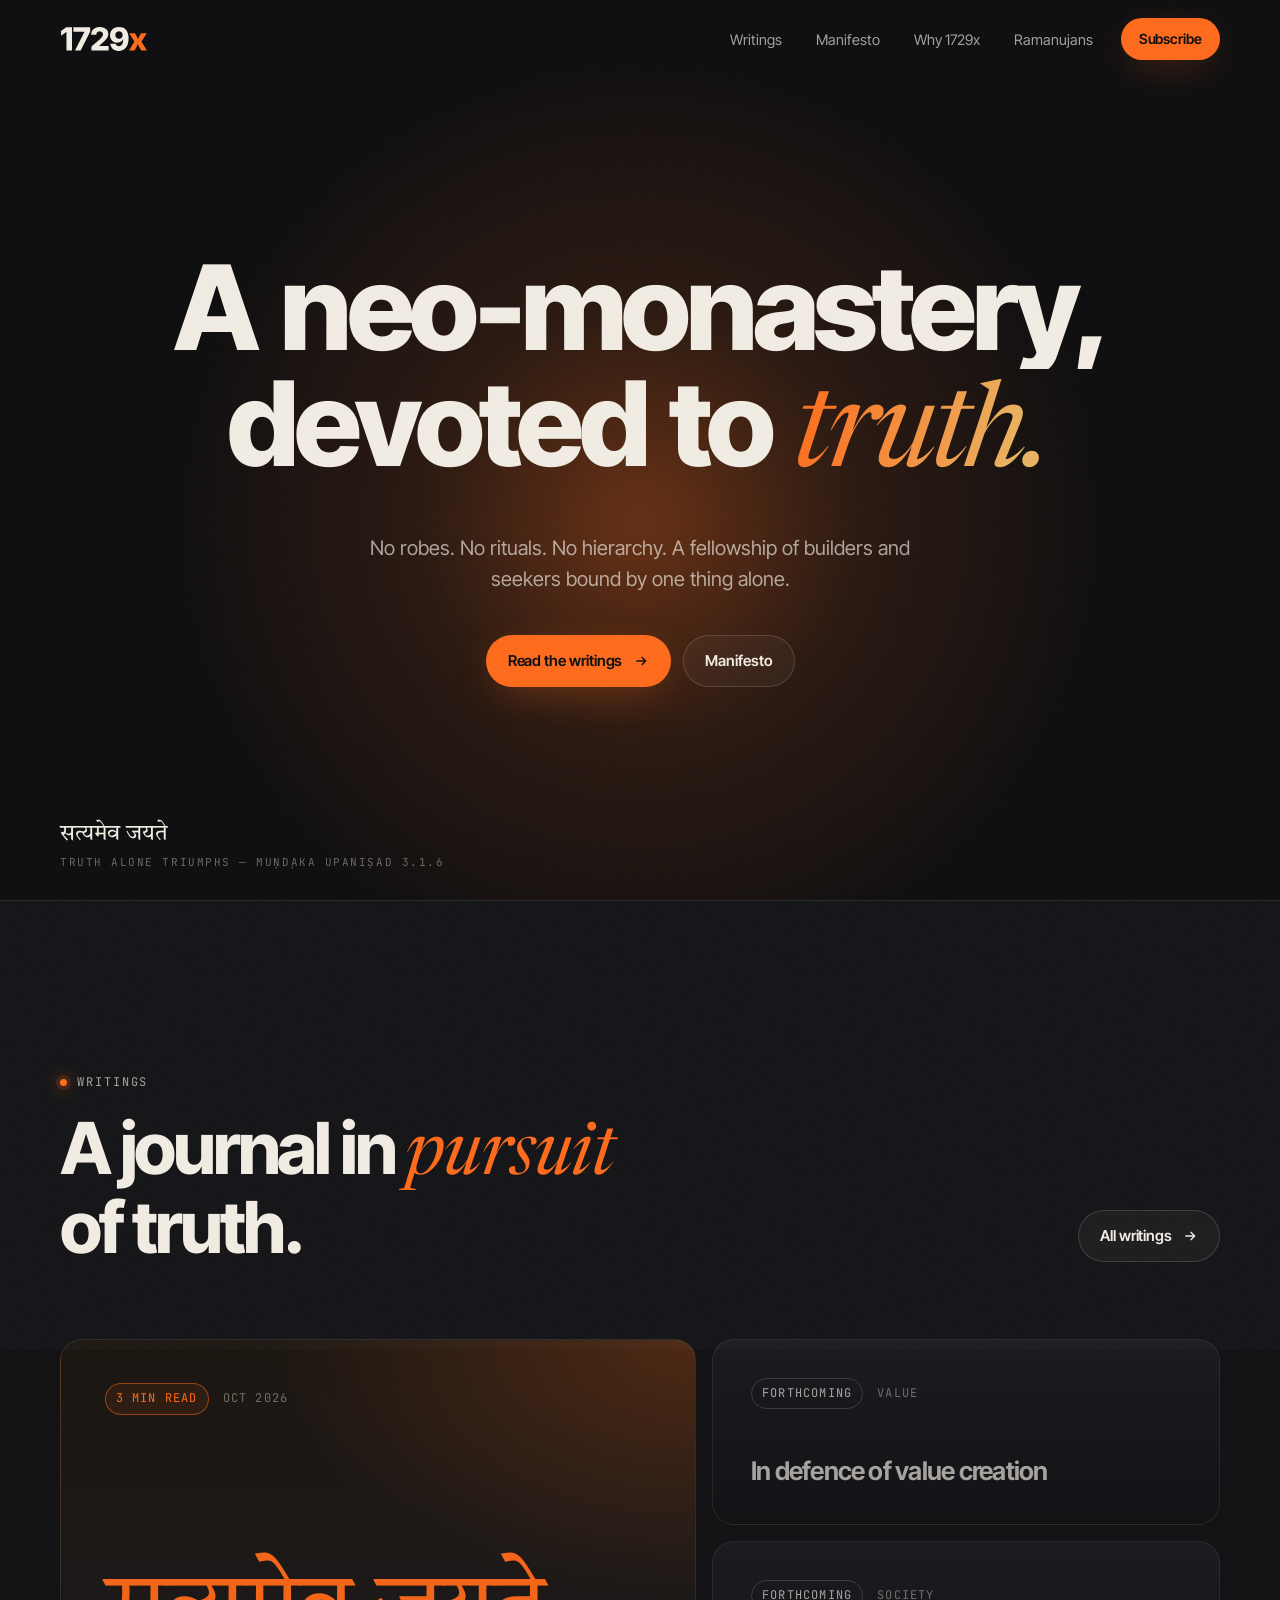
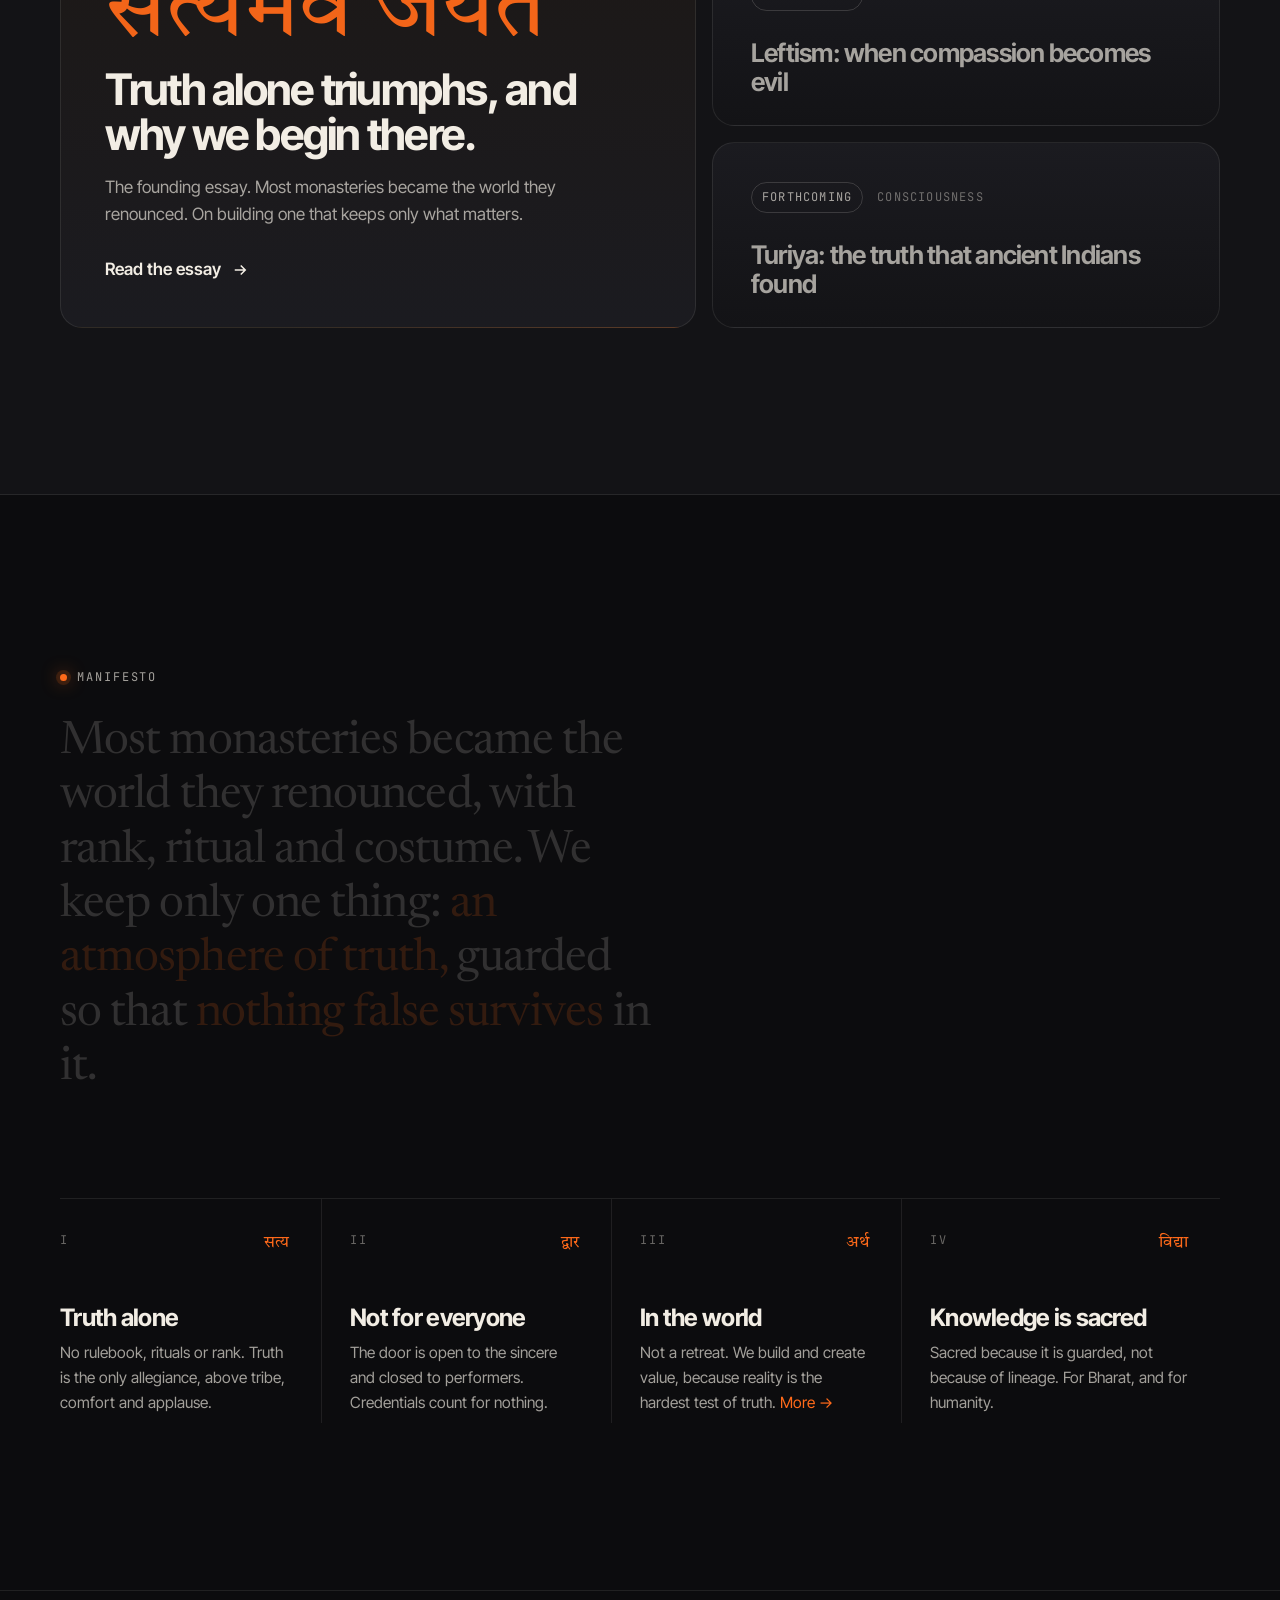
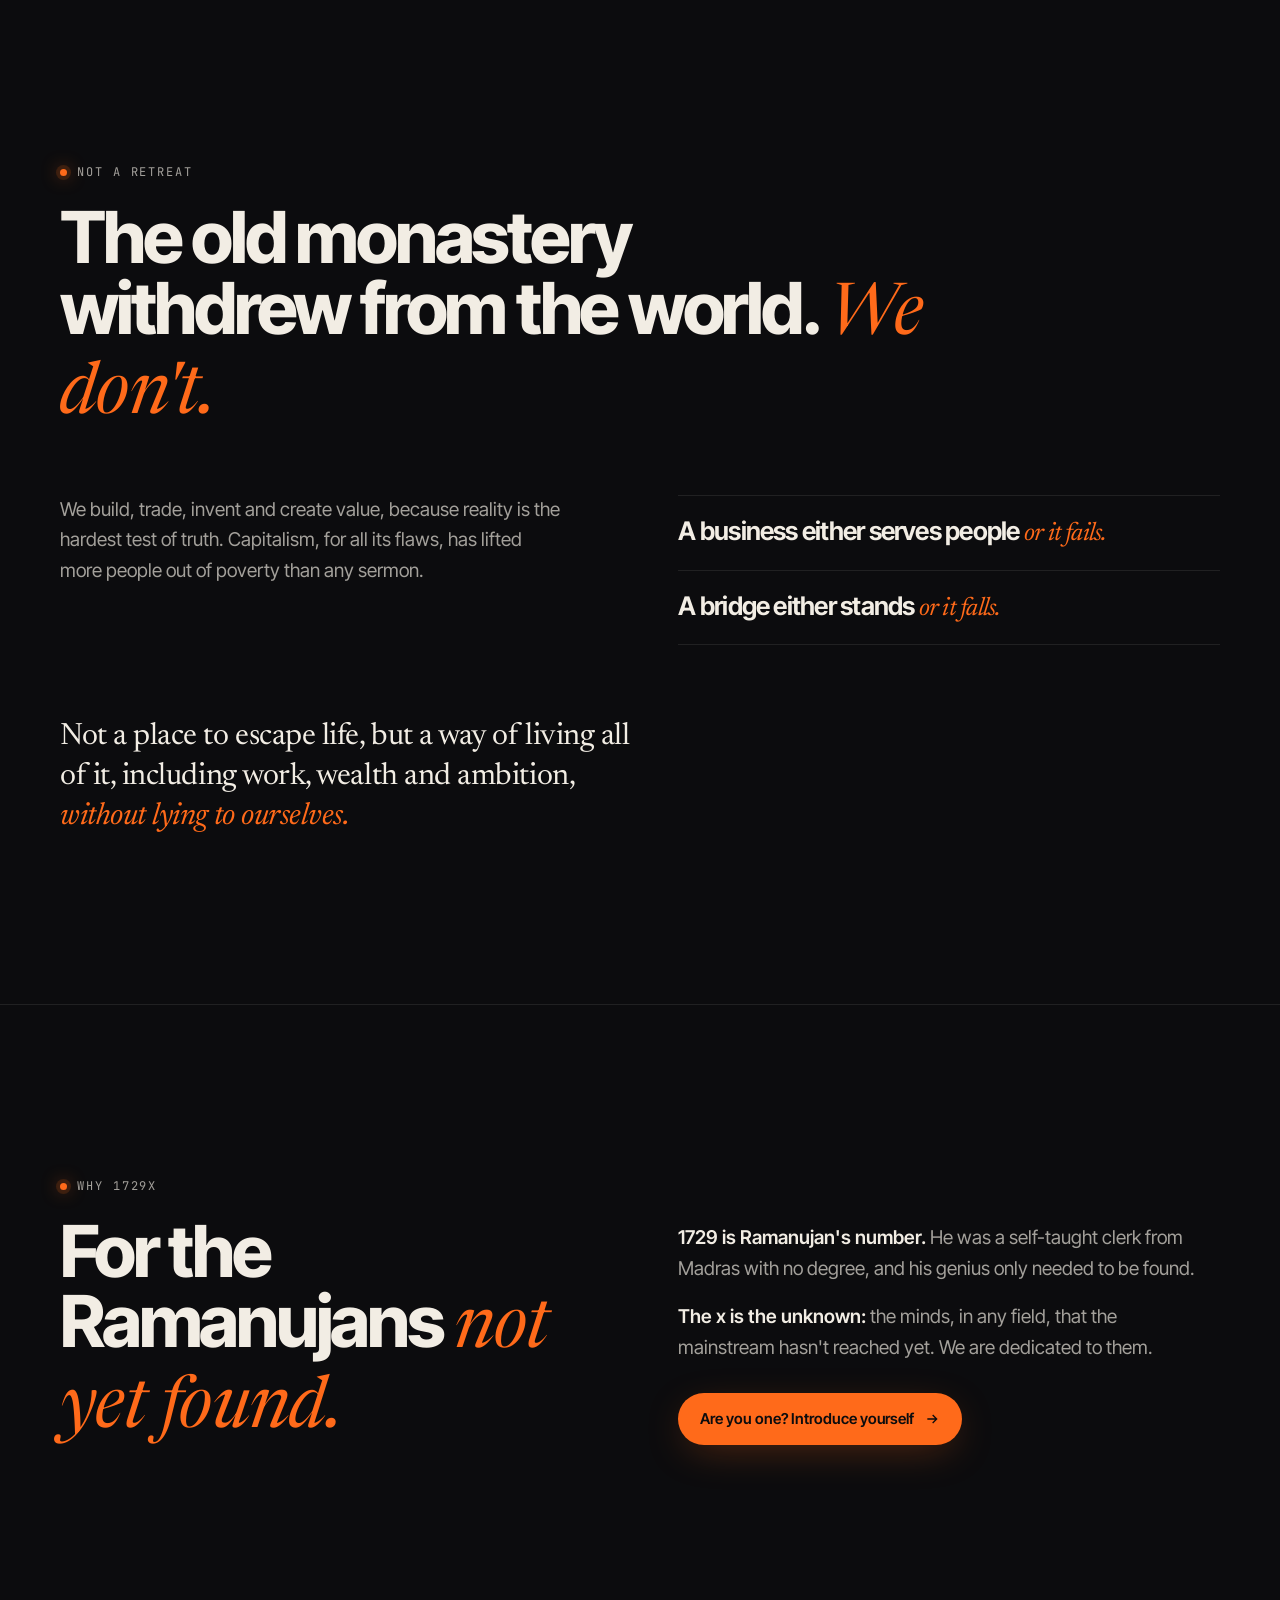
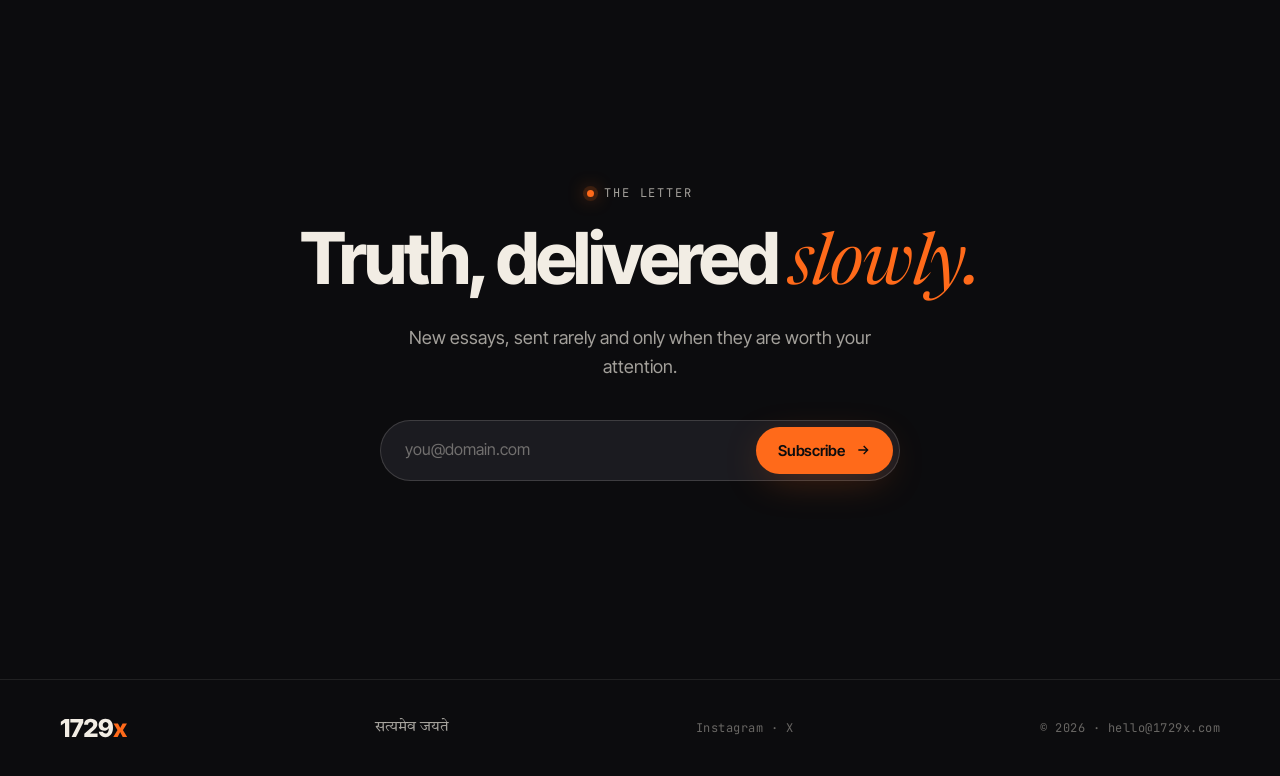
<file: index.html>
<!doctype html>
<html lang="en">
<head>
  <meta charset="utf-8">
  <meta name="viewport" content="width=device-width, initial-scale=1">
  <!-- Google tag (gtag.js) -->
  <script async src="https://www.googletagmanager.com/gtag/js?id=G-JESZKL2H6E"></script>
  <script>
    window.dataLayer = window.dataLayer || [];
    function gtag(){dataLayer.push(arguments);}
    gtag('js', new Date());

    gtag('config', 'G-JESZKL2H6E');
  </script>
  <title>1729x — A neo-monastery, devoted to truth</title>
  <meta name="description" content="1729x is a neo-monastery devoted to truth. Not a retreat from the world: a fellowship of builders and seekers who create value and live without lying to themselves.">
  <meta name="robots" content="index, follow">
  <link rel="canonical" href="https://1729x.com/">
  <meta name="theme-color" content="#0c0c0e">

  <!-- Open Graph -->
  <meta property="og:type" content="website">
  <meta property="og:site_name" content="1729x">
  <meta property="og:locale" content="en_IN">
  <meta property="og:title" content="1729x — A neo-monastery, devoted to truth">
  <meta property="og:description" content="1729x is a neo-monastery devoted to truth. Not a retreat from the world: a fellowship of builders and seekers who create value and live without lying to themselves.">
  <meta property="og:url" content="https://1729x.com/">
  <meta property="og:image" content="https://1729x.com/assets/og.png">
  <meta property="og:image:width" content="1200">
  <meta property="og:image:height" content="630">
  <meta property="og:image:alt" content="1729x — A neo-monastery, devoted to truth.">

  <!-- Twitter / X -->
  <meta name="twitter:card" content="summary_large_image">
  <meta name="twitter:site" content="@1729xoffical">
  <meta name="twitter:title" content="1729x — A neo-monastery, devoted to truth">
  <meta name="twitter:description" content="1729x is a neo-monastery devoted to truth. Not a retreat from the world: a fellowship of builders and seekers who create value and live without lying to themselves.">
  <meta name="twitter:image" content="https://1729x.com/assets/og.png">

  <link rel="icon" href="assets/favicon.svg" type="image/svg+xml">
  <link rel="apple-touch-icon" href="assets/apple-touch-icon.png">
  <script type="application/ld+json">
{
  "@context": "https://schema.org",
  "@graph": [
    {
      "@type": "Organization",
      "@id": "https://1729x.com/#org",
      "name": "1729x",
      "url": "https://1729x.com/",
      "logo": "https://1729x.com/assets/apple-touch-icon.png",
      "email": "hello@1729x.com",
      "slogan": "A neo-monastery, devoted to truth.",
    "sameAs": [
      "https://www.instagram.com/1729x.offical/",
      "https://x.com/1729xoffical"
    ]
    },
    {
      "@type": "WebSite",
      "@id": "https://1729x.com/#website",
      "name": "1729x",
      "url": "https://1729x.com/",
      "publisher": {
        "@id": "https://1729x.com/#org"
      },
      "inLanguage": "en"
    }
  ]
}
  </script>
  <link rel="preconnect" href="https://fonts.googleapis.com">
  <link rel="preconnect" href="https://fonts.gstatic.com" crossorigin>
  <link href="https://fonts.googleapis.com/css2?family=Inter+Tight:wght@400;500;600;700;800&family=JetBrains+Mono:wght@400&family=Newsreader:ital,opsz,wght@0,6..72,400;0,6..72,500;1,6..72,400&family=Tiro+Devanagari+Sanskrit&display=swap" rel="stylesheet">
  <link rel="stylesheet" href="assets/style.css">
</head>
<body>

<!-- ============ NAV ============ -->
<header class="nav">
  <div class="wrap">
    <a href="/" class="brand" aria-label="1729x home"><img class="brand-logo" src="assets/logo.svg" alt="1729x"></a>
    <button class="nav-toggle" aria-label="Menu" aria-expanded="false"><span></span><span></span></button>
    <nav class="nav-links">
      <a href="blog/">Writings</a>
      <a href="#manifesto">Manifesto</a>
      <a href="#why-1729x">Why 1729x</a>
      <a href="ramanujans/">Ramanujans</a>
      <a href="#subscribe" class="btn btn-primary">Subscribe</a>
    </nav>
  </div>
</header>

<!-- ============ HERO ============ -->
<section class="hero">
  <div class="hero-glow"></div>

  <div class="wrap hero-inner">
    <h1>
      <span class="line"><span>A neo-monastery,</span></span>
      <span class="line"><span>devoted to <span class="serif-i">truth.</span></span></span>
    </h1>
    <p class="hero-sub">No robes. No rituals. No hierarchy. A fellowship of builders and seekers bound by one thing alone.</p>
    <div class="hero-cta">
      <a href="#writings" class="btn btn-primary">Read the writings
        <svg viewBox="0 0 24 24" fill="none" stroke="currentColor" stroke-width="2"><path d="M5 12h14M13 6l6 6-6 6"/></svg>
      </a>
      <a href="#manifesto" class="btn btn-ghost">Manifesto</a>
    </div>
  </div>

  <div class="hero-foot">
    <div class="wrap">
      <div class="mantra">
        <span class="deva">सत्यमेव जयते</span>
        <small>Truth alone triumphs — Muṇḍaka Upaniṣad 3.1.6</small>
      </div>
    </div>
  </div>
</section>

<!-- ============ WRITINGS ============ -->
<section id="writings" class="section writings">
  <div class="wrap">
    <div class="section-head">
      <div>
        <span class="eyebrow reveal">Writings</span>
        <h2 class="reveal" data-d="1">A journal in <span class="serif-i saffron">pursuit</span> of truth.</h2>
      </div>
      <a href="blog/" class="btn btn-ghost reveal" data-d="2" style="justify-self:end">All writings
        <svg viewBox="0 0 24 24" fill="none" stroke="currentColor" stroke-width="2"><path d="M5 12h14M13 6l6 6-6 6"/></svg>
      </a>
    </div>

    <div class="posts">
      <a href="blog/satyameva-jayate/" class="card post-feature reveal">
        <div class="post-meta"><span class="tag hot">3 min read</span><span>Oct 2026</span></div>
        <div>
          <div class="deva-big">सत्यमेव जयते</div>
          <h3>Truth alone triumphs, and why we begin there.</h3>
          <p>The founding essay. Most monasteries became the world they renounced. On building one that keeps only what matters.</p>
          <span class="read-link">Read the essay
            <svg viewBox="0 0 24 24" fill="none" stroke="currentColor" stroke-width="2"><path d="M5 12h14M13 6l6 6-6 6"/></svg>
          </span>
        </div>
      </a>

      <div class="post-list">
        <div class="card post-row soon reveal" data-d="1">
          <div class="post-meta"><span class="tag">Forthcoming</span><span>Value</span></div>
          <h4>In defence of value creation</h4>
        </div>
        <div class="card post-row soon reveal" data-d="2">
          <div class="post-meta"><span class="tag">Forthcoming</span><span>Society</span></div>
          <h4>Leftism: when compassion becomes evil</h4>
        </div>
        <div class="card post-row soon reveal" data-d="3">
          <div class="post-meta"><span class="tag">Forthcoming</span><span>Consciousness</span></div>
          <h4>Turiya: the truth that ancient Indians found</h4>
        </div>
      </div>
    </div>
  </div>
</section>

<!-- ============ MANIFESTO ============ -->
<section id="manifesto" class="section">
  <div class="wrap">
    <span class="eyebrow reveal">Manifesto</span>
    <p class="manifesto-lead">
      Most monasteries became the world they renounced, with rank, ritual and costume. We keep only one thing: <span class="hl">an atmosphere of truth,</span> guarded so that <span class="hl">nothing false survives</span> in it.
    </p>

    <div class="values">
      <div class="value reveal">
        <div class="num"><span>I</span><span>सत्य</span></div>
        <h3>Truth alone</h3>
        <p>No rulebook, rituals or rank. Truth is the only allegiance, above tribe, comfort and applause.</p>
      </div>
      <div class="value reveal" data-d="1">
        <div class="num"><span>II</span><span>द्वार</span></div>
        <h3>Not for everyone</h3>
        <p>The door is open to the sincere and closed to performers. Credentials count for nothing.</p>
      </div>
      <div class="value reveal" data-d="2">
        <div class="num"><span>III</span><span>अर्थ</span></div>
        <h3>In the world</h3>
        <p>Not a retreat. We build and create value, because reality is the hardest test of truth. <a href="#not-a-retreat" class="saffron">More →</a></p>
      </div>
      <div class="value reveal" data-d="3">
        <div class="num"><span>IV</span><span>विद्या</span></div>
        <h3>Knowledge is sacred</h3>
        <p>Sacred because it is guarded, not because of lineage. For Bharat, and for humanity.</p>
      </div>
    </div>
  </div>
</section>

<!-- ============ NOT A RETREAT ============ -->
<section id="not-a-retreat" class="section retreat">
  <div class="wrap">
    <span class="eyebrow reveal">Not a retreat</span>
    <h2 class="h2 reveal" data-d="1">The old monastery withdrew from the world. <span class="serif-i saffron">We don't.</span></h2>
    <div class="retreat-grid">
      <p class="retreat-lead reveal" data-d="1">We build, trade, invent and create value, because reality is the hardest test of truth. Capitalism, for all its flaws, has lifted more people out of poverty than any sermon.</p>
      <div class="retreat-tests reveal" data-d="2">
        <p>A business either serves people <span>or it fails.</span></p>
        <p>A bridge either stands <span>or it falls.</span></p>
      </div>
    </div>
    <p class="retreat-close reveal">Not a place to escape life, but a way of living all of it, including work, wealth and ambition, <em>without lying to ourselves.</em></p>
  </div>
</section>

<!-- ============ WHY 1729x ============ -->
<section id="why-1729x" class="section why">
  <div class="wrap">
    <div class="why-grid">
      <div>
        <span class="eyebrow reveal">Why 1729x</span>
        <h2 class="h2 reveal" data-d="1">For the Ramanujans <span class="serif-i saffron">not yet found.</span></h2>
      </div>
      <div class="why-copy">
        <p class="reveal" data-d="1"><strong>1729 is Ramanujan's number.</strong> He was a self-taught clerk from Madras with no degree, and his genius only needed to be found.</p>
        <p class="reveal" data-d="2"><strong>The x is the unknown:</strong> the minds, in any field, that the mainstream hasn't reached yet. We are dedicated to them.</p>
        <a href="ramanujans/" class="btn btn-primary reveal" data-d="3" style="margin-top:12px">Are you one? Introduce yourself
          <svg viewBox="0 0 24 24" fill="none" stroke="currentColor" stroke-width="2"><path d="M5 12h14M13 6l6 6-6 6"/></svg>
        </a>
      </div>
    </div>
  </div>
</section>

<!-- ============ SUBSCRIBE ============ -->
<section id="subscribe" class="section subscribe">
  <div class="wrap">
    <span class="eyebrow reveal">The Letter</span>
    <h2 class="h2 reveal" data-d="1">Truth, delivered <span class="serif-i saffron">slowly.</span></h2>
    <p class="reveal" data-d="2">New essays, sent rarely and only when they are worth your attention.</p>
    <form action="https://1729x.us5.list-manage.com/subscribe/post?u=73f5f184e84402716d320e4fe&amp;id=606d537b07&amp;f_id=00be96e4f0" method="post" target="_blank" class="sub-form reveal" data-d="3">
      <input type="email" name="EMAIL" placeholder="you@domain.com" aria-label="Email address" autocomplete="email" required>
      <div aria-hidden="true" style="position:absolute;left:-5000px"><input type="text" name="b_73f5f184e84402716d320e4fe_606d537b07" tabindex="-1" value="" autocomplete="off"></div>
      <button class="btn btn-primary" type="submit">Subscribe
        <svg viewBox="0 0 24 24" fill="none" stroke="currentColor" stroke-width="2"><path d="M5 12h14M13 6l6 6-6 6"/></svg>
      </button>
    </form>
    <div class="sub-note"></div>
  </div>
</section>

<!-- ============ FOOTER ============ -->
<footer class="footer">
  <div class="wrap">
    <div class="footer-bottom" style="margin-top:0">
      <img class="brand-logo" src="assets/logo.svg" alt="1729x" style="height:20px">
      <span class="deva">सत्यमेव जयते</span>
      <span class="social"><a href="https://www.instagram.com/1729x.offical/" target="_blank" rel="noopener me">Instagram</a> · <a href="https://x.com/1729xoffical" target="_blank" rel="noopener me">X</a></span>
      <span>© <span id="year">2026</span> · <a href="mailto:hello@1729x.com">hello@1729x.com</a></span>
    </div>
  </div>
</footer>

<script src="assets/main.js"></script>
</body>
</html>
</file>
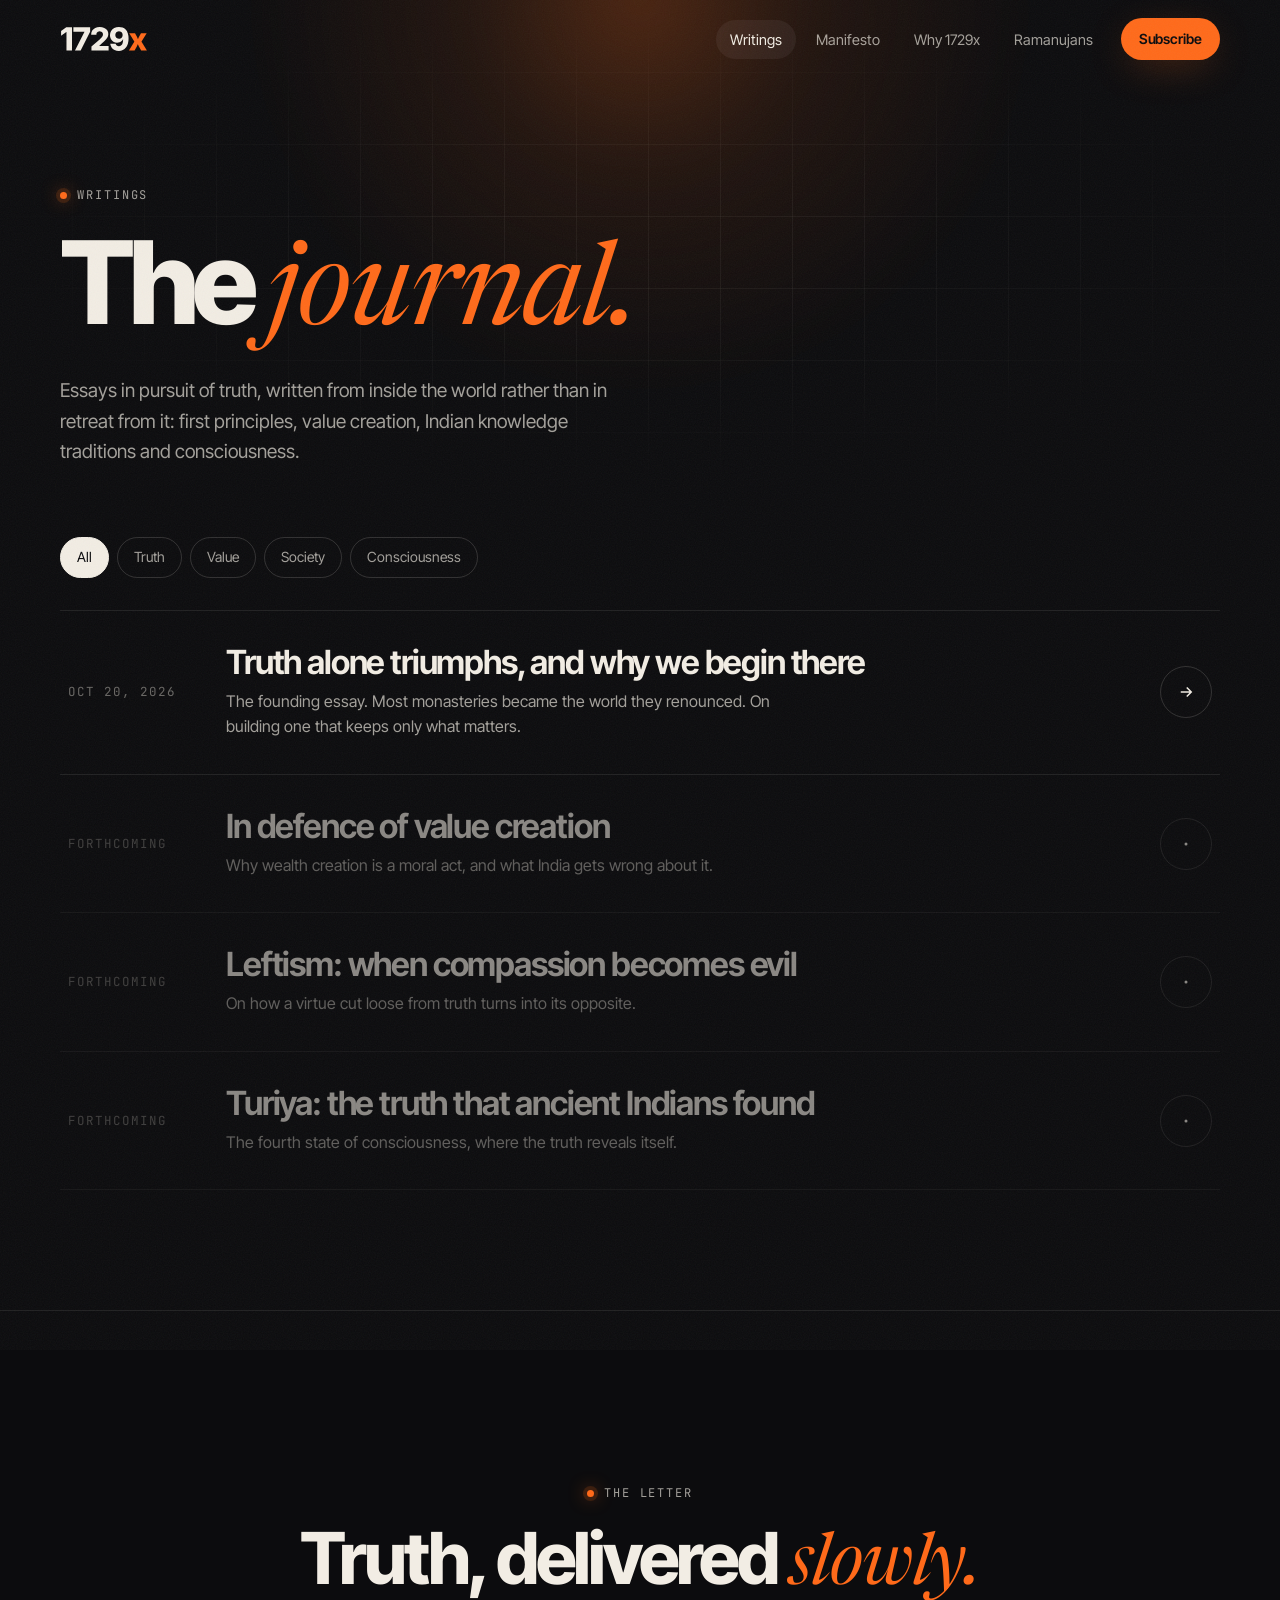
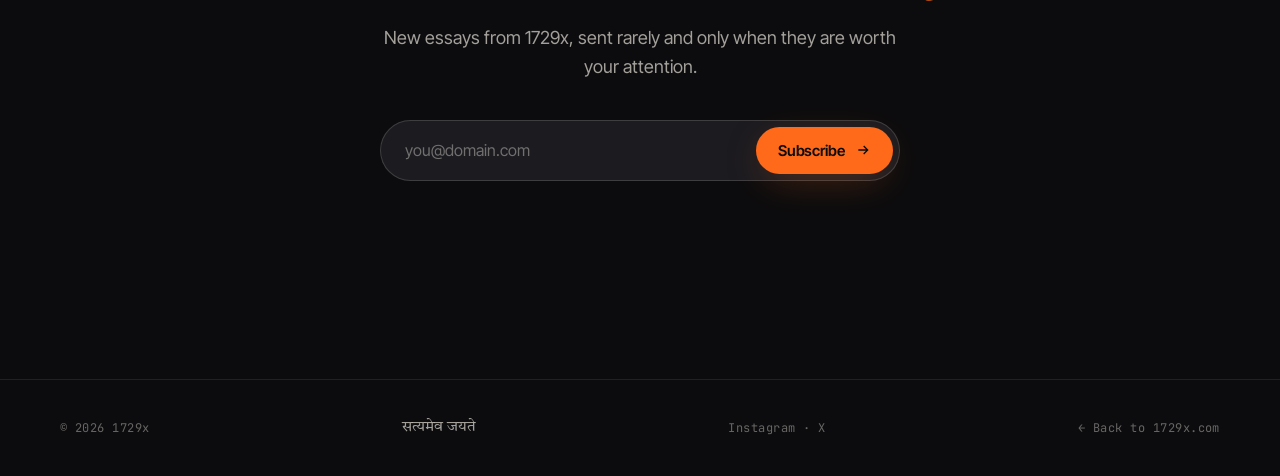
<file: blog/index.html>
<!doctype html>
<html lang="en">
<head>
  <meta charset="utf-8">
  <meta name="viewport" content="width=device-width, initial-scale=1">
  <!-- Google tag (gtag.js) -->
  <script async src="https://www.googletagmanager.com/gtag/js?id=G-JESZKL2H6E"></script>
  <script>
    window.dataLayer = window.dataLayer || [];
    function gtag(){dataLayer.push(arguments);}
    gtag('js', new Date());

    gtag('config', 'G-JESZKL2H6E');
  </script>
  <title>Writings — 1729x</title>
  <meta name="description" content="Essays from 1729x in pursuit of truth: first principles, value creation, Indian knowledge traditions and consciousness.">
  <meta name="robots" content="index, follow">
  <link rel="canonical" href="https://1729x.com/blog/">
  <meta name="theme-color" content="#0c0c0e">

  <!-- Open Graph -->
  <meta property="og:type" content="website">
  <meta property="og:site_name" content="1729x">
  <meta property="og:locale" content="en_IN">
  <meta property="og:title" content="Writings — 1729x">
  <meta property="og:description" content="Essays from 1729x in pursuit of truth: first principles, value creation, Indian knowledge traditions and consciousness.">
  <meta property="og:url" content="https://1729x.com/blog/">
  <meta property="og:image" content="https://1729x.com/assets/og.png">
  <meta property="og:image:width" content="1200">
  <meta property="og:image:height" content="630">
  <meta property="og:image:alt" content="1729x — A neo-monastery, devoted to truth.">

  <!-- Twitter / X -->
  <meta name="twitter:card" content="summary_large_image">
  <meta name="twitter:site" content="@1729xoffical">
  <meta name="twitter:title" content="Writings — 1729x">
  <meta name="twitter:description" content="Essays from 1729x in pursuit of truth: first principles, value creation, Indian knowledge traditions and consciousness.">
  <meta name="twitter:image" content="https://1729x.com/assets/og.png">

  <link rel="icon" href="../assets/favicon.svg" type="image/svg+xml">
  <link rel="apple-touch-icon" href="../assets/apple-touch-icon.png">
  <script type="application/ld+json">
{
  "@context": "https://schema.org",
  "@type": "Blog",
  "name": "1729x Writings",
  "url": "https://1729x.com/blog/",
  "publisher": {
    "@type": "Organization",
    "@id": "https://1729x.com/#org",
    "name": "1729x",
    "url": "https://1729x.com/",
    "logo": "https://1729x.com/assets/apple-touch-icon.png",
    "email": "hello@1729x.com",
    "slogan": "A neo-monastery, devoted to truth.",
    "sameAs": [
      "https://www.instagram.com/1729x.offical/",
      "https://x.com/1729xoffical"
    ]
  },
  "inLanguage": "en"
}
  </script>
  <link rel="preconnect" href="https://fonts.googleapis.com">
  <link rel="preconnect" href="https://fonts.gstatic.com" crossorigin>
  <link href="https://fonts.googleapis.com/css2?family=Inter+Tight:wght@400;500;600;700;800&family=JetBrains+Mono:wght@400&family=Newsreader:ital,opsz,wght@0,6..72,400;0,6..72,500;1,6..72,400&family=Tiro+Devanagari+Sanskrit&display=swap" rel="stylesheet">
  <link rel="stylesheet" href="../assets/style.css">
</head>
<body>

<header class="nav">
  <div class="wrap">
    <a href="../" class="brand" aria-label="1729x home"><img class="brand-logo" src="../assets/logo.svg" alt="1729x"></a>
    <button class="nav-toggle" aria-label="Menu" aria-expanded="false"><span></span><span></span></button>
    <nav class="nav-links">
      <a href="./" class="active">Writings</a>
      <a href="../#manifesto">Manifesto</a>
      <a href="../#why-1729x">Why 1729x</a>
      <a href="../ramanujans/">Ramanujans</a>
      <a href="#subscribe" class="btn btn-primary">Subscribe</a>
    </nav>
  </div>
</header>

<section class="page-hero">
  <div class="hero-grid"></div>
  <div class="hero-glow"></div>
  <div class="wrap">
    <span class="eyebrow">Writings</span>
    <h1>The <span class="serif-i">journal.</span></h1>
    <p>Essays in pursuit of truth, written from inside the world rather than in retreat from it: first principles, value creation, Indian knowledge traditions and consciousness.</p>
  </div>
</section>

<section style="padding-bottom:120px">
  <div class="wrap">
    <div class="filters">
      <button class="on" data-f="all">All</button>
      <button data-f="truth">Truth</button>
      <button data-f="value">Value</button>
      <button data-f="society">Society</button>
      <button data-f="consciousness">Consciousness</button>
    </div>

    <div class="index-list">
      <a href="satyameva-jayate/" class="index-item" data-cat="truth">
        <time>Oct 20, 2026</time>
        <div>
          <h3>Truth alone triumphs, and why we begin there</h3>
          <p>The founding essay. Most monasteries became the world they renounced. On building one that keeps only what matters.</p>
        </div>
        <span class="arrow"><svg viewBox="0 0 24 24" fill="none" stroke="currentColor" stroke-width="2"><path d="M5 12h14M13 6l6 6-6 6"/></svg></span>
      </a>
      <div class="index-item soon" data-cat="value">
        <time>Forthcoming</time>
        <div>
          <h3>In defence of value creation</h3>
          <p>Why wealth creation is a moral act, and what India gets wrong about it.</p>
        </div>
        <span class="arrow"><svg viewBox="0 0 24 24" fill="none" stroke="currentColor" stroke-width="2"><circle cx="12" cy="12" r="1"/></svg></span>
      </div>
      <div class="index-item soon" data-cat="society">
        <time>Forthcoming</time>
        <div>
          <h3>Leftism: when compassion becomes evil</h3>
          <p>On how a virtue cut loose from truth turns into its opposite.</p>
        </div>
        <span class="arrow"><svg viewBox="0 0 24 24" fill="none" stroke="currentColor" stroke-width="2"><circle cx="12" cy="12" r="1"/></svg></span>
      </div>
      <div class="index-item soon" data-cat="consciousness">
        <time>Forthcoming</time>
        <div>
          <h3>Turiya: the truth that ancient Indians found</h3>
          <p>The fourth state of consciousness, where the truth reveals itself.</p>
        </div>
        <span class="arrow"><svg viewBox="0 0 24 24" fill="none" stroke="currentColor" stroke-width="2"><circle cx="12" cy="12" r="1"/></svg></span>
      </div>
    </div>
  </div>
</section>

<section id="subscribe" class="section subscribe" style="border-top:1px solid var(--line)">
  <div class="wrap">
    <span class="eyebrow">The Letter</span>
    <h2 class="h2">Truth, delivered <span class="serif-i saffron">slowly.</span></h2>
    <p>New essays from 1729x, sent rarely and only when they are worth your attention.</p>
    <form action="https://1729x.us5.list-manage.com/subscribe/post?u=73f5f184e84402716d320e4fe&amp;id=606d537b07&amp;f_id=00be96e4f0" method="post" target="_blank" class="sub-form">
      <input type="email" name="EMAIL" placeholder="you@domain.com" aria-label="Email address" autocomplete="email" required>
      <div aria-hidden="true" style="position:absolute;left:-5000px"><input type="text" name="b_73f5f184e84402716d320e4fe_606d537b07" tabindex="-1" value="" autocomplete="off"></div>
      <button class="btn btn-primary" type="submit">Subscribe
        <svg viewBox="0 0 24 24" fill="none" stroke="currentColor" stroke-width="2"><path d="M5 12h14M13 6l6 6-6 6"/></svg>
      </button>
    </form>
    <div class="sub-note"></div>
  </div>
</section>

<footer class="footer">
  <div class="wrap">
    <div class="footer-bottom" style="margin-top:0">
      <span>© <span id="year">2026</span> 1729x</span>
      <span class="deva">सत्यमेव जयते</span>
      <span class="social"><a href="https://www.instagram.com/1729x.offical/" target="_blank" rel="noopener me">Instagram</a> · <a href="https://x.com/1729xoffical" target="_blank" rel="noopener me">X</a></span>
      <a href="../">← Back to 1729x.com</a>
    </div>
  </div>
</footer>

<script src="../assets/main.js"></script>
</body>
</html>
</file>
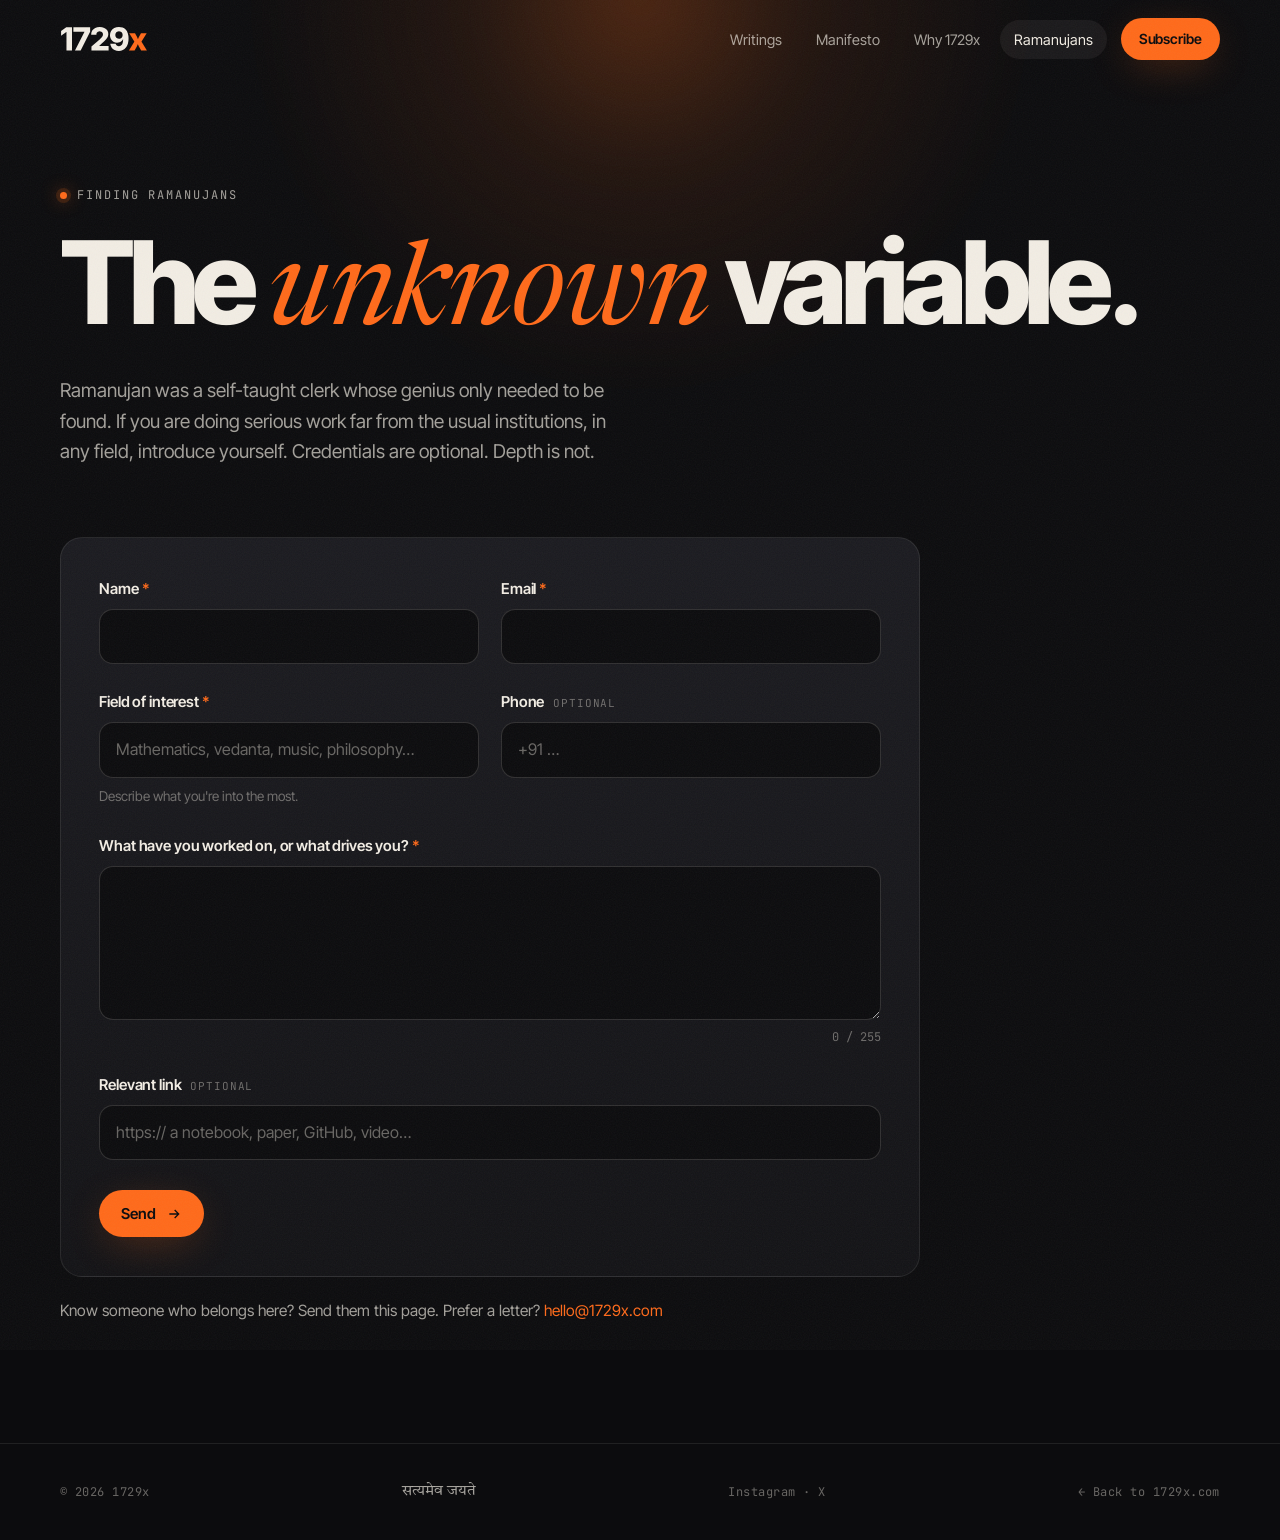
<file: ramanujans/index.html>
<!doctype html>
<html lang="en">
<head>
  <meta charset="utf-8">
  <meta name="viewport" content="width=device-width, initial-scale=1">
  <!-- Google tag (gtag.js) -->
  <script async src="https://www.googletagmanager.com/gtag/js?id=G-JESZKL2H6E"></script>
  <script>
    window.dataLayer = window.dataLayer || [];
    function gtag(){dataLayer.push(arguments);}
    gtag('js', new Date());

    gtag('config', 'G-JESZKL2H6E');
  </script>
  <title>Finding Ramanujans — 1729x</title>
  <meta name="description" content="Self-taught and obsessed? 1729x is looking for the Ramanujans the mainstream hasn't found yet, in any field. Credentials are optional. Depth is not.">
  <meta name="robots" content="index, follow">
  <link rel="canonical" href="https://1729x.com/ramanujans/">
  <meta name="theme-color" content="#0c0c0e">

  <!-- Open Graph -->
  <meta property="og:type" content="website">
  <meta property="og:site_name" content="1729x">
  <meta property="og:locale" content="en_IN">
  <meta property="og:title" content="Finding Ramanujans — 1729x">
  <meta property="og:description" content="Self-taught and obsessed? 1729x is looking for the Ramanujans the mainstream hasn't found yet, in any field. Credentials are optional. Depth is not.">
  <meta property="og:url" content="https://1729x.com/ramanujans/">
  <meta property="og:image" content="https://1729x.com/assets/og.png">
  <meta property="og:image:width" content="1200">
  <meta property="og:image:height" content="630">
  <meta property="og:image:alt" content="1729x — A neo-monastery, devoted to truth.">

  <!-- Twitter / X -->
  <meta name="twitter:card" content="summary_large_image">
  <meta name="twitter:site" content="@1729xoffical">
  <meta name="twitter:title" content="Finding Ramanujans — 1729x">
  <meta name="twitter:description" content="Self-taught and obsessed? 1729x is looking for the Ramanujans the mainstream hasn't found yet, in any field. Credentials are optional. Depth is not.">
  <meta name="twitter:image" content="https://1729x.com/assets/og.png">

  <link rel="icon" href="../assets/favicon.svg" type="image/svg+xml">
  <link rel="apple-touch-icon" href="../assets/apple-touch-icon.png">
  <script type="application/ld+json">
{
  "@context": "https://schema.org",
  "@type": "WebPage",
  "name": "Finding Ramanujans",
  "url": "https://1729x.com/ramanujans/",
  "publisher": {
    "@type": "Organization",
    "@id": "https://1729x.com/#org",
    "name": "1729x",
    "url": "https://1729x.com/",
    "logo": "https://1729x.com/assets/apple-touch-icon.png",
    "email": "hello@1729x.com",
    "slogan": "A neo-monastery, devoted to truth.",
    "sameAs": [
      "https://www.instagram.com/1729x.offical/",
      "https://x.com/1729xoffical"
    ]
  },
  "inLanguage": "en"
}
  </script>
  <link rel="preconnect" href="https://fonts.googleapis.com">
  <link rel="preconnect" href="https://fonts.gstatic.com" crossorigin>
  <link href="https://fonts.googleapis.com/css2?family=Inter+Tight:wght@400;500;600;700;800&family=JetBrains+Mono:wght@400&family=Newsreader:ital,opsz,wght@0,6..72,400;0,6..72,500;1,6..72,400&family=Tiro+Devanagari+Sanskrit&display=swap" rel="stylesheet">
  <link rel="stylesheet" href="../assets/style.css">
</head>
<body>

<header class="nav">
  <div class="wrap">
    <a href="../" class="brand" aria-label="1729x home"><img class="brand-logo" src="../assets/logo.svg" alt="1729x"></a>
    <button class="nav-toggle" aria-label="Menu" aria-expanded="false"><span></span><span></span></button>
    <nav class="nav-links">
      <a href="../blog/">Writings</a>
      <a href="../#manifesto">Manifesto</a>
      <a href="../#why-1729x">Why 1729x</a>
      <a href="../ramanujans/" class="active">Ramanujans</a>
      <a href="../#subscribe" class="btn btn-primary">Subscribe</a>
    </nav>
  </div>
</header>

<section class="page-hero">
  <div class="hero-glow"></div>
  <div class="wrap">
    <span class="eyebrow">Finding Ramanujans</span>
    <h1>The <span class="serif-i">unknown</span> variable.</h1>
    <p>Ramanujan was a self-taught clerk whose genius only needed to be found. If you are doing serious work far from the usual institutions, in any field, introduce yourself. Credentials are optional. Depth is not.</p>
  </div>
</section>

<section style="padding-bottom:120px">
  <div class="wrap">
    <form action="https://1729x.us5.list-manage.com/subscribe/post?u=73f5f184e84402716d320e4fe&amp;id=606d537b07&amp;f_id=00bc96e4f0" method="post" target="_blank" class="card apply-form" data-success="Received. Check your inbox and confirm your email so your answers reach us.">
      <div class="apply-grid">
        <div class="field">
          <label for="f-name">Name <span class="req">*</span></label>
          <input id="f-name" type="text" name="MMERGE7" autocomplete="name" maxlength="255" required>
        </div>
        <div class="field">
          <label for="f-email">Email <span class="req">*</span></label>
          <input id="f-email" type="email" name="EMAIL" autocomplete="email" required>
        </div>
        <div class="field">
          <label for="f-field">Field of interest <span class="req">*</span></label>
          <input id="f-field" type="text" name="MMERGE8" maxlength="255" placeholder="Mathematics, vedanta, music, philosophy…" required>
          <small>Describe what you're into the most.</small>
        </div>
        <div class="field">
          <label for="f-phone">Phone <span class="opt">optional</span></label>
          <input id="f-phone" type="tel" name="PHONE" autocomplete="tel" placeholder="+91 …">
        </div>
        <div class="field full">
          <label for="f-work">What have you worked on, or what drives you? <span class="req">*</span></label>
          <textarea id="f-work" name="MMERGE9" rows="5" maxlength="255" required></textarea>
          <small class="count" data-for="f-work">0 / 255</small>
        </div>
        <div class="field full">
          <label for="f-link">Relevant link <span class="opt">optional</span></label>
          <input id="f-link" type="url" name="MMERGE10" maxlength="255" placeholder="https:// a notebook, paper, GitHub, video…">
        </div>
      </div>
      <div aria-hidden="true" style="position:absolute;left:-5000px"><input type="text" name="b_73f5f184e84402716d320e4fe_606d537b07" tabindex="-1" value="" autocomplete="off"></div>
      <div class="apply-foot">
        <button class="btn btn-primary" type="submit">Send
          <svg viewBox="0 0 24 24" fill="none" stroke="currentColor" stroke-width="2"><path d="M5 12h14M13 6l6 6-6 6"/></svg>
        </button>
        <div class="sub-note" role="status"></div>
      </div>
    </form>
    <p class="apply-alt">Know someone who belongs here? Send them this page. Prefer a letter? <a href="mailto:hello@1729x.com?subject=A%20letter%20to%201729x">hello@1729x.com</a></p>
  </div>
</section>

<footer class="footer">
  <div class="wrap">
    <div class="footer-bottom" style="margin-top:0">
      <span>© <span id="year">2026</span> 1729x</span>
      <span class="deva">सत्यमेव जयते</span>
      <span class="social"><a href="https://www.instagram.com/1729x.offical/" target="_blank" rel="noopener me">Instagram</a> · <a href="https://x.com/1729xoffical" target="_blank" rel="noopener me">X</a></span>
      <a href="../">← Back to 1729x.com</a>
    </div>
  </div>
</footer>

<script src="../assets/main.js"></script>
</body>
</html>
</file>
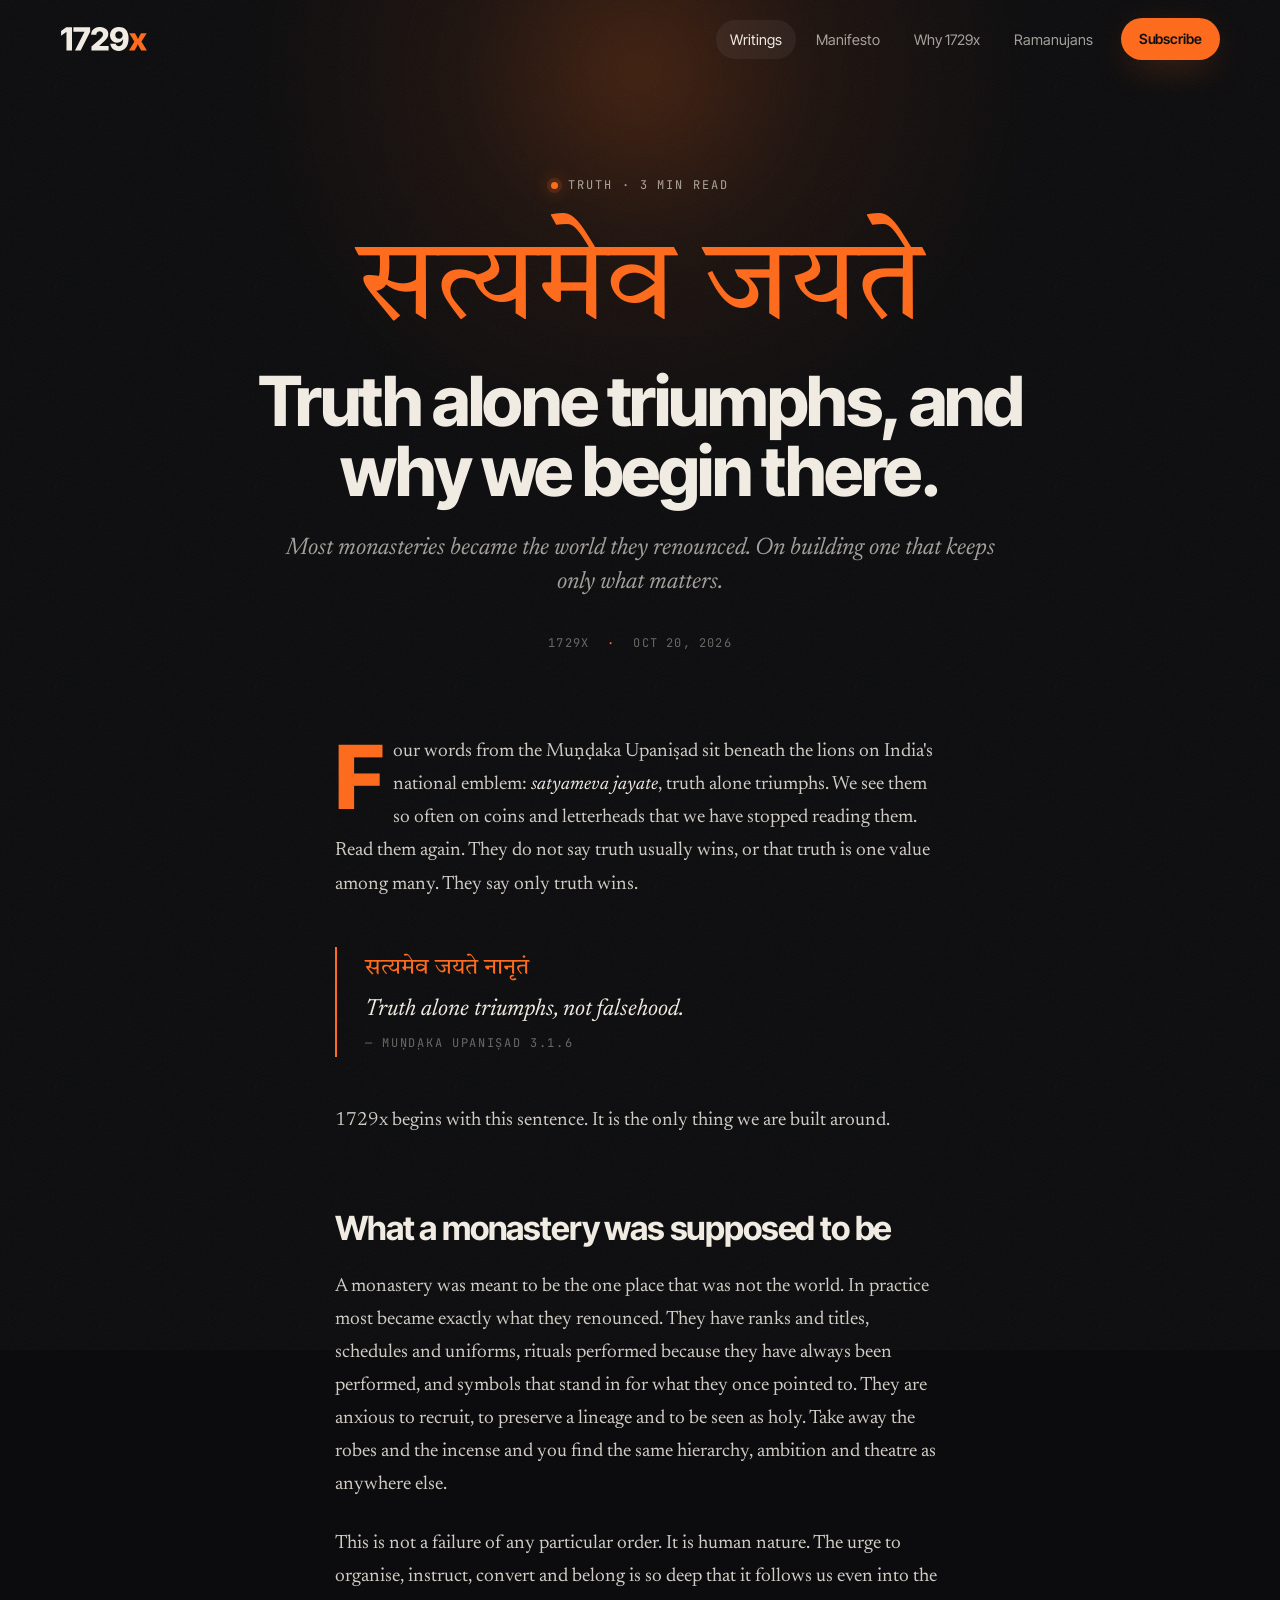
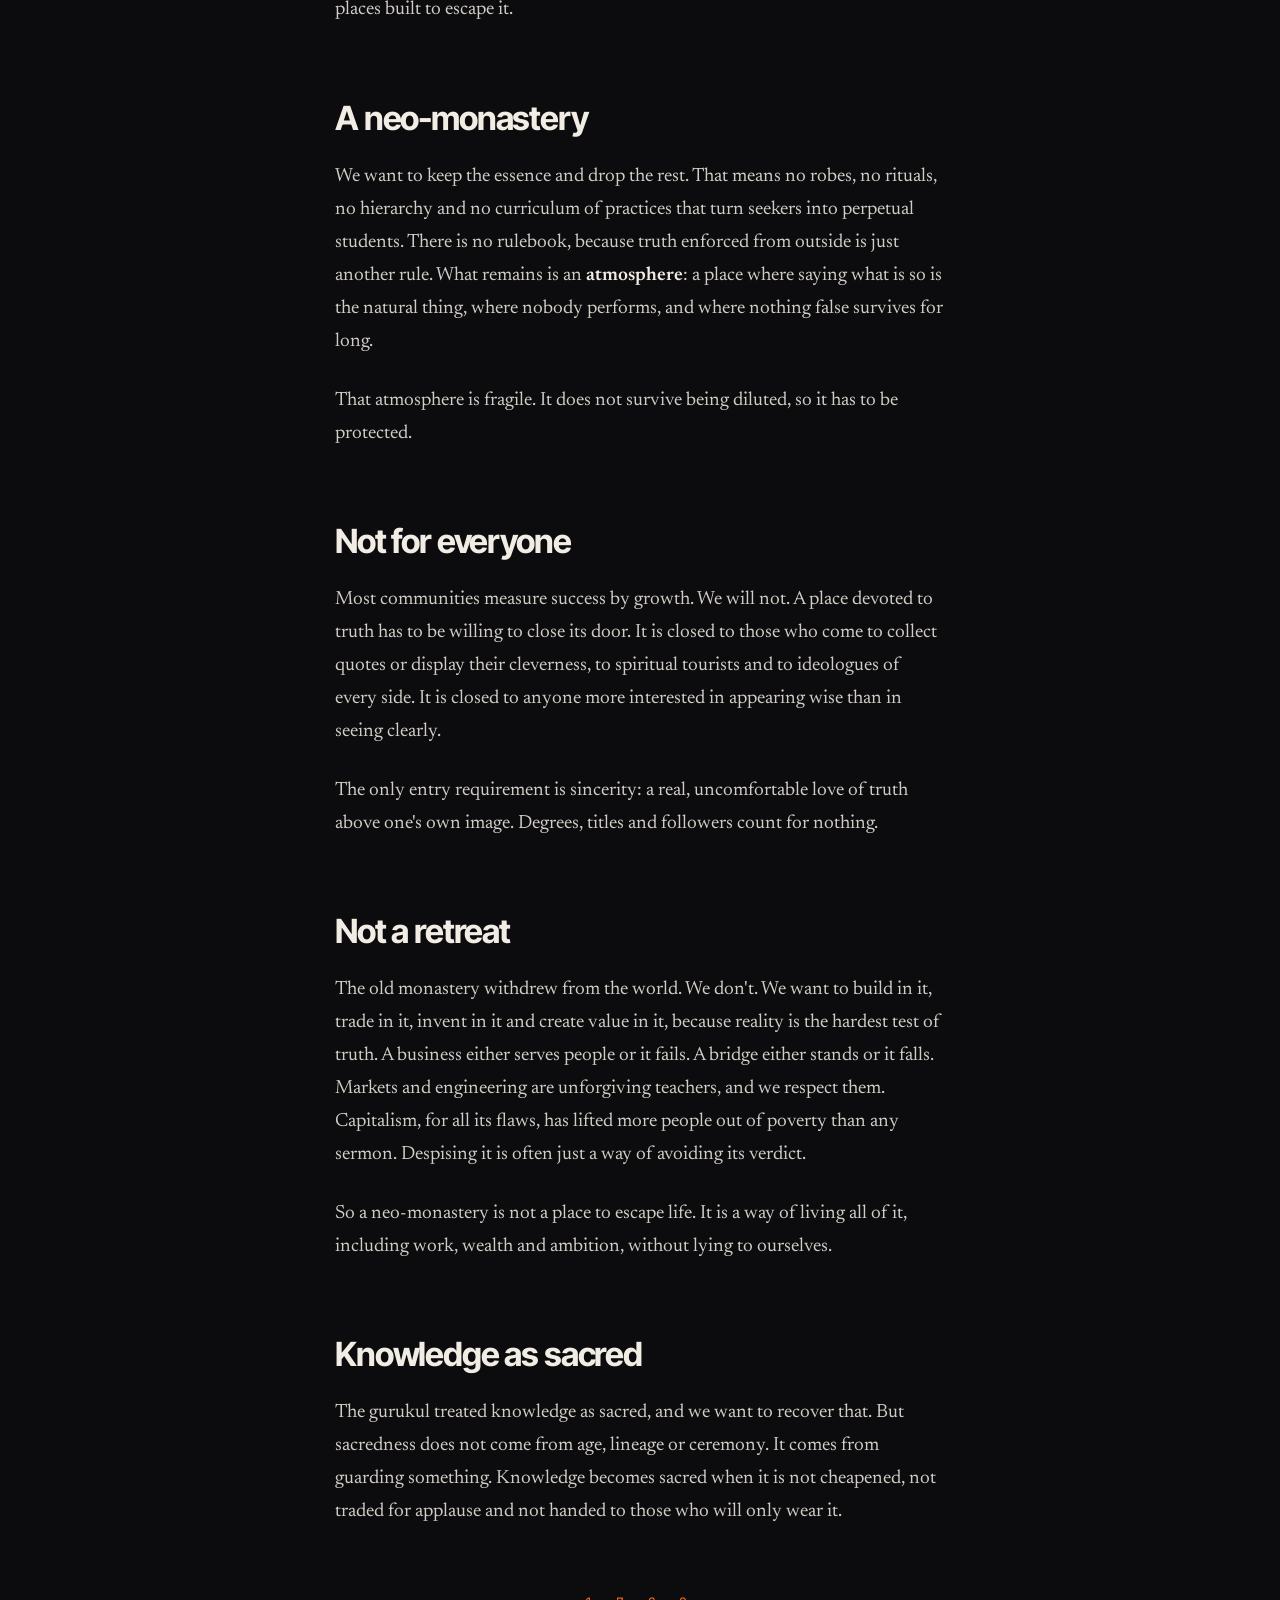
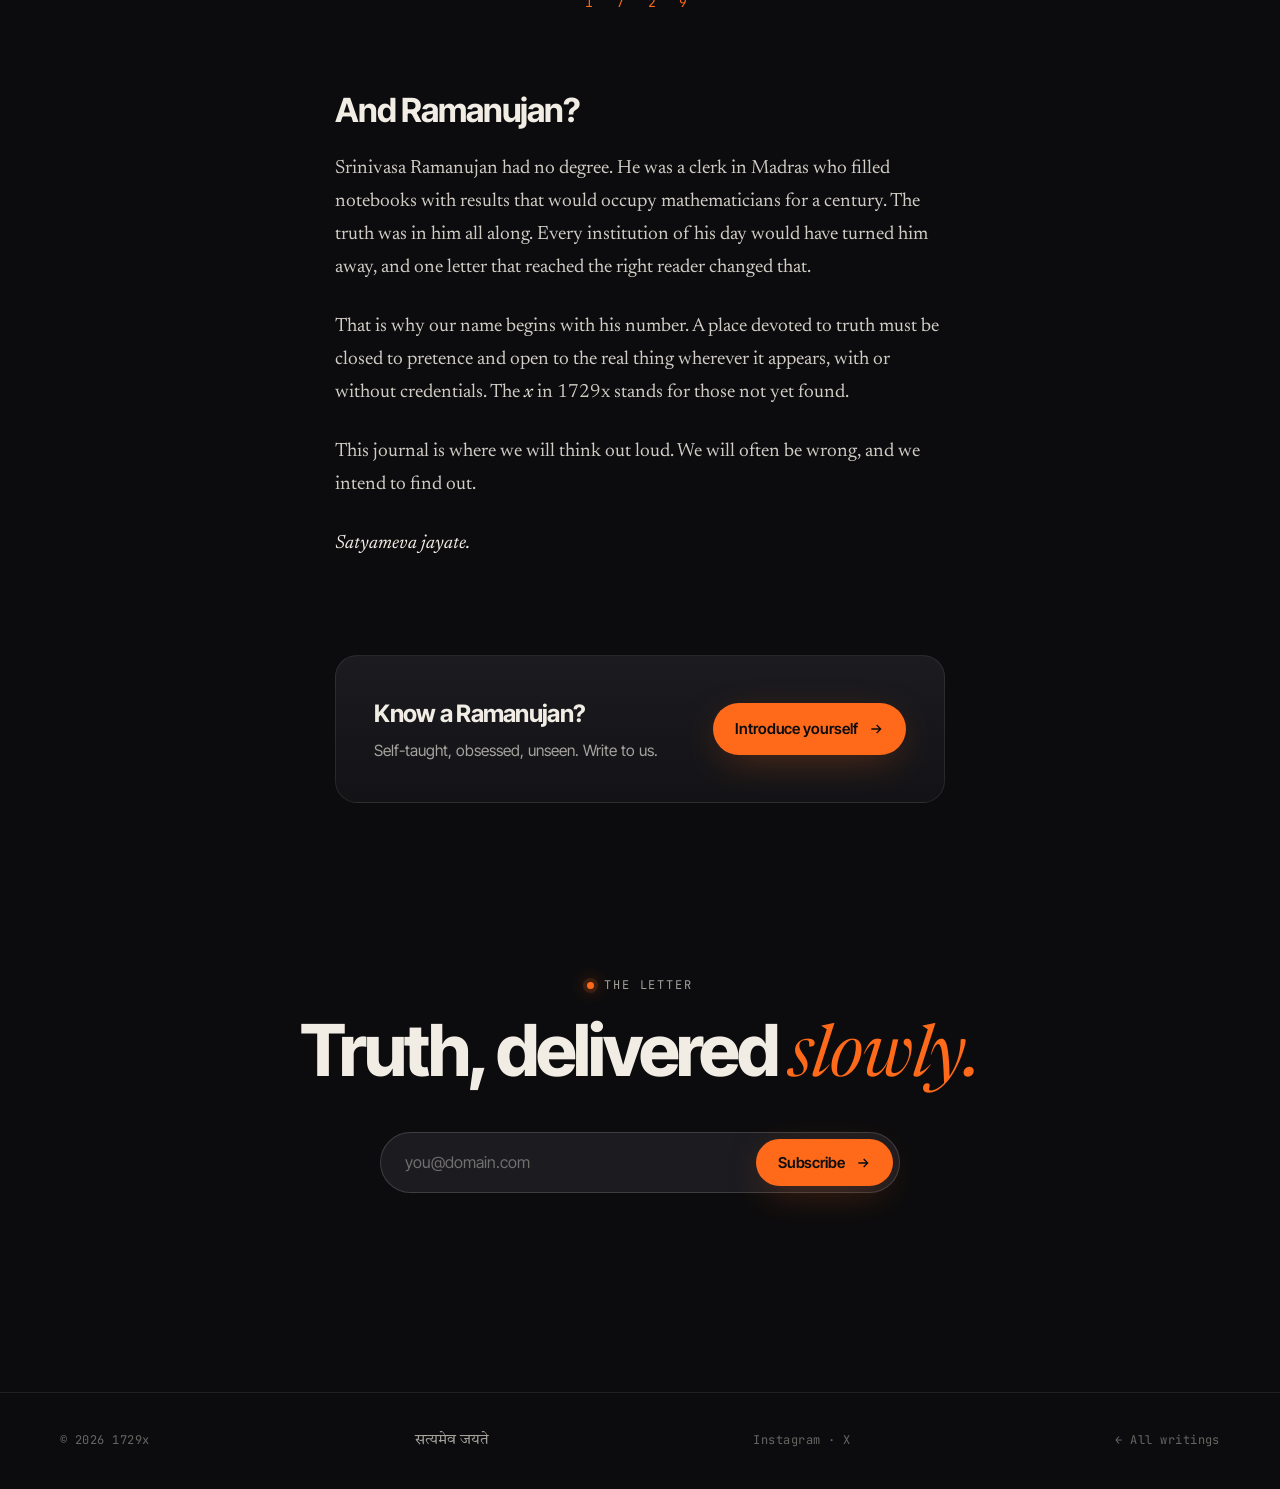
<file: blog/satyameva-jayate/index.html>
<!doctype html>
<html lang="en">
<head>
  <meta charset="utf-8">
  <meta name="viewport" content="width=device-width, initial-scale=1">
  <!-- Google tag (gtag.js) -->
  <script async src="https://www.googletagmanager.com/gtag/js?id=G-JESZKL2H6E"></script>
  <script>
    window.dataLayer = window.dataLayer || [];
    function gtag(){dataLayer.push(arguments);}
    gtag('js', new Date());

    gtag('config', 'G-JESZKL2H6E');
  </script>
  <title>Truth alone triumphs — 1729x</title>
  <meta name="description" content="The founding essay of 1729x. Most monasteries became the world they renounced. On building one that keeps only what matters: truth.">
  <meta name="robots" content="index, follow">
  <link rel="canonical" href="https://1729x.com/blog/satyameva-jayate/">
  <meta name="theme-color" content="#0c0c0e">

  <!-- Open Graph -->
  <meta property="og:type" content="article">
  <meta property="og:site_name" content="1729x">
  <meta property="og:locale" content="en_IN">
  <meta property="og:title" content="Truth alone triumphs, and why we begin there">
  <meta property="og:description" content="The founding essay of 1729x. Most monasteries became the world they renounced. On building one that keeps only what matters: truth.">
  <meta property="og:url" content="https://1729x.com/blog/satyameva-jayate/">
  <meta property="article:published_time" content="2026-10-20">
  <meta property="og:image" content="https://1729x.com/assets/og.png">
  <meta property="og:image:width" content="1200">
  <meta property="og:image:height" content="630">
  <meta property="og:image:alt" content="1729x — A neo-monastery, devoted to truth.">

  <!-- Twitter / X -->
  <meta name="twitter:card" content="summary_large_image">
  <meta name="twitter:site" content="@1729xoffical">
  <meta name="twitter:title" content="Truth alone triumphs, and why we begin there">
  <meta name="twitter:description" content="The founding essay of 1729x. Most monasteries became the world they renounced. On building one that keeps only what matters: truth.">
  <meta name="twitter:image" content="https://1729x.com/assets/og.png">

  <link rel="icon" href="../../assets/favicon.svg" type="image/svg+xml">
  <link rel="apple-touch-icon" href="../../assets/apple-touch-icon.png">
  <script type="application/ld+json">
{
  "@context": "https://schema.org",
  "@type": "Article",
  "headline": "Truth alone triumphs, and why we begin there",
  "description": "The founding essay of 1729x. Most monasteries became the world they renounced. On building one that keeps only what matters: truth.",
  "image": "https://1729x.com/assets/og.png",
  "datePublished": "2026-10-20",
  "dateModified": "2026-10-20",
  "author": {
    "@type": "Organization",
    "@id": "https://1729x.com/#org",
    "name": "1729x",
    "url": "https://1729x.com/",
    "logo": "https://1729x.com/assets/apple-touch-icon.png",
    "email": "hello@1729x.com",
    "slogan": "A neo-monastery, devoted to truth.",
    "sameAs": [
      "https://www.instagram.com/1729x.offical/",
      "https://x.com/1729xoffical"
    ]
  },
  "publisher": {
    "@type": "Organization",
    "@id": "https://1729x.com/#org",
    "name": "1729x",
    "url": "https://1729x.com/",
    "logo": "https://1729x.com/assets/apple-touch-icon.png",
    "email": "hello@1729x.com",
    "slogan": "A neo-monastery, devoted to truth.",
    "sameAs": [
      "https://www.instagram.com/1729x.offical/",
      "https://x.com/1729xoffical"
    ]
  },
  "mainEntityOfPage": "https://1729x.com/blog/satyameva-jayate/",
  "inLanguage": "en",
  "wordCount": 666
}
  </script>
  <link rel="preconnect" href="https://fonts.googleapis.com">
  <link rel="preconnect" href="https://fonts.gstatic.com" crossorigin>
  <link href="https://fonts.googleapis.com/css2?family=Inter+Tight:wght@400;500;600;700;800&family=JetBrains+Mono:wght@400&family=Newsreader:ital,opsz,wght@0,6..72,400;0,6..72,500;1,6..72,400&family=Tiro+Devanagari+Sanskrit&display=swap" rel="stylesheet">
  <link rel="stylesheet" href="../../assets/style.css">
</head>
<body>
<div class="progress"></div>

<header class="nav">
  <div class="wrap">
    <a href="../../" class="brand" aria-label="1729x home"><img class="brand-logo" src="../../assets/logo.svg" alt="1729x"></a>
    <button class="nav-toggle" aria-label="Menu" aria-expanded="false"><span></span><span></span></button>
    <nav class="nav-links">
      <a href="../" class="active">Writings</a>
      <a href="../../#manifesto">Manifesto</a>
      <a href="../../#why-1729x">Why 1729x</a>
      <a href="../../ramanujans/">Ramanujans</a>
      <a href="../../#subscribe" class="btn btn-primary">Subscribe</a>
    </nav>
  </div>
</header>

<header class="article-head">
  <div class="hero-glow"></div>
  <div class="wrap">
    <span class="eyebrow">Truth · 3 min read</span>
    <div class="deva-title">सत्यमेव जयते</div>
    <h1>Truth alone triumphs, and why we begin there.</h1>
    <p class="dek">Most monasteries became the world they renounced. On building one that keeps only what matters.</p>
    <div class="byline"><span>1729x</span><span>Oct 20, 2026</span></div>
  </div>
</header>

<article class="prose">
  <p>Four words from the Muṇḍaka Upaniṣad sit beneath the lions on India's national emblem: <em>satyameva jayate</em>, truth alone triumphs. We see them so often on coins and letterheads that we have stopped reading them. Read them again. They do not say truth usually wins, or that truth is one value among many. They say only truth wins.</p>

  <blockquote>
    <span class="deva">सत्यमेव जयते नानृतं</span>
    Truth alone triumphs, not falsehood.
    <cite>— Muṇḍaka Upaniṣad 3.1.6</cite>
  </blockquote>

  <p>1729x begins with this sentence. It is the only thing we are built around.</p>

  <h2>What a monastery was supposed to be</h2>

  <p>A monastery was meant to be the one place that was not the world. In practice most became exactly what they renounced. They have ranks and titles, schedules and uniforms, rituals performed because they have always been performed, and symbols that stand in for what they once pointed to. They are anxious to recruit, to preserve a lineage and to be seen as holy. Take away the robes and the incense and you find the same hierarchy, ambition and theatre as anywhere else.</p>

  <p>This is not a failure of any particular order. It is human nature. The urge to organise, instruct, convert and belong is so deep that it follows us even into the places built to escape it.</p>

  <h2>A neo-monastery</h2>

  <p>We want to keep the essence and drop the rest. That means no robes, no rituals, no hierarchy and no curriculum of practices that turn seekers into perpetual students. There is no rulebook, because truth enforced from outside is just another rule. What remains is an <strong>atmosphere</strong>: a place where saying what is so is the natural thing, where nobody performs, and where nothing false survives for long.</p>

  <p>That atmosphere is fragile. It does not survive being diluted, so it has to be protected.</p>

  <h2>Not for everyone</h2>

  <p>Most communities measure success by growth. We will not. A place devoted to truth has to be willing to close its door. It is closed to those who come to collect quotes or display their cleverness, to spiritual tourists and to ideologues of every side. It is closed to anyone more interested in appearing wise than in seeing clearly.</p>

  <p>The only entry requirement is sincerity: a real, uncomfortable love of truth above one's own image. Degrees, titles and followers count for nothing.</p>

  <h2 id="not-a-retreat">Not a retreat</h2>

  <p>The old monastery withdrew from the world. We don't. We want to build in it, trade in it, invent in it and create value in it, because reality is the hardest test of truth. A business either serves people or it fails. A bridge either stands or it falls. Markets and engineering are unforgiving teachers, and we respect them. Capitalism, for all its flaws, has lifted more people out of poverty than any sermon. Despising it is often just a way of avoiding its verdict.</p>

  <p>So a neo-monastery is not a place to escape life. It is a way of living all of it, including work, wealth and ambition, without lying to ourselves.</p>

  <h2>Knowledge as sacred</h2>

  <p>The gurukul treated knowledge as sacred, and we want to recover that. But sacredness does not come from age, lineage or ceremony. It comes from guarding something. Knowledge becomes sacred when it is not cheapened, not traded for applause and not handed to those who will only wear it.</p>

  <hr>

  <h2>And Ramanujan?</h2>

  <p>Srinivasa Ramanujan had no degree. He was a clerk in Madras who filled notebooks with results that would occupy mathematicians for a century. The truth was in him all along. Every institution of his day would have turned him away, and one letter that reached the right reader changed that.</p>

  <p>That is why our name begins with his number. A place devoted to truth must be closed to pretence and open to the real thing wherever it appears, with or without credentials. The <em>x</em> in 1729x stands for those not yet found.</p>

  <p>This journal is where we will think out loud. We will often be wrong, and we intend to find out.</p>

  <p><em>Satyameva jayate.</em></p>
</article>

<div class="article-end">
  <div class="card end-card">
    <div>
      <h4>Know a Ramanujan?</h4>
      <p>Self-taught, obsessed, unseen. Write to us.</p>
    </div>
    <a href="../../ramanujans/" class="btn btn-primary">Introduce yourself
      <svg viewBox="0 0 24 24" fill="none" stroke="currentColor" stroke-width="2"><path d="M5 12h14M13 6l6 6-6 6"/></svg>
    </a>
  </div>
</div>

<section class="section subscribe">
  <div class="wrap">
    <span class="eyebrow">The Letter</span>
    <h2 class="h2">Truth, delivered <span class="serif-i saffron">slowly.</span></h2>
    <form action="https://1729x.us5.list-manage.com/subscribe/post?u=73f5f184e84402716d320e4fe&amp;id=606d537b07&amp;f_id=00be96e4f0" method="post" target="_blank" class="sub-form">
      <input type="email" name="EMAIL" placeholder="you@domain.com" aria-label="Email address" autocomplete="email" required>
      <div aria-hidden="true" style="position:absolute;left:-5000px"><input type="text" name="b_73f5f184e84402716d320e4fe_606d537b07" tabindex="-1" value="" autocomplete="off"></div>
      <button class="btn btn-primary" type="submit">Subscribe
        <svg viewBox="0 0 24 24" fill="none" stroke="currentColor" stroke-width="2"><path d="M5 12h14M13 6l6 6-6 6"/></svg>
      </button>
    </form>
    <div class="sub-note"></div>
  </div>
</section>

<footer class="footer">
  <div class="wrap">
    <div class="footer-bottom" style="margin-top:0">
      <span>© <span id="year">2026</span> 1729x</span>
      <span class="deva">सत्यमेव जयते</span>
      <span class="social"><a href="https://www.instagram.com/1729x.offical/" target="_blank" rel="noopener me">Instagram</a> · <a href="https://x.com/1729xoffical" target="_blank" rel="noopener me">X</a></span>
      <a href="../">← All writings</a>
    </div>
  </div>
</footer>

<script src="../../assets/main.js"></script>
</body>
</html>
</file>
<file: assets/style.css>
/* ==========================================================================
   1729x — a neo-monastery, devoted to truth
   ========================================================================== */

:root {
  --ink: #0c0c0e;
  --ink-2: #131316;
  --ink-3: #1b1b20;
  --line: rgba(242, 237, 228, 0.09);
  --line-2: rgba(242, 237, 228, 0.16);
  --paper: #f2ede4;
  --paper-dim: rgba(242, 237, 228, 0.66);
  --paper-faint: rgba(242, 237, 228, 0.4);
  --saffron: #ff6a1a;
  --saffron-2: #ff8a45;
  --saffron-glow: rgba(255, 106, 26, 0.35);
  --gold: #e9b562;

  --sans: "Inter Tight", "Inter", system-ui, -apple-system, sans-serif;
  --serif: "Newsreader", "Iowan Old Style", Georgia, serif;
  --deva: "Tiro Devanagari Sanskrit", "Noto Serif Devanagari", serif;
  --mono: "JetBrains Mono", ui-monospace, Menlo, monospace;

  --wrap: 1240px;
  --gutter: clamp(16px, 4vw, 40px);
  --radius: 22px;
  --ease: cubic-bezier(0.2, 0.7, 0.1, 1);
}

*, *::before, *::after { box-sizing: border-box; }
html { -webkit-text-size-adjust: 100%; scroll-behavior: smooth; }
body {
  margin: 0;
  background: var(--ink);
  color: var(--paper);
  font-family: var(--sans);
  font-size: 17px;
  line-height: 1.6;
  -webkit-font-smoothing: antialiased;
  -moz-osx-font-smoothing: grayscale;
  overflow-x: hidden;
}
img, svg { display: block; max-width: 100%; }
a { color: inherit; text-decoration: none; }
::selection { background: var(--saffron); color: var(--ink); }

/* film grain */
body::before {
  content: "";
  position: fixed; inset: -50%;
  pointer-events: none;
  z-index: 100;
  opacity: 0.05;
  background-image: url("data:image/svg+xml,%3Csvg xmlns='http://www.w3.org/2000/svg' width='200' height='200'%3E%3Cfilter id='n'%3E%3CfeTurbulence type='fractalNoise' baseFrequency='.85' numOctaves='3' stitchTiles='stitch'/%3E%3C/filter%3E%3Crect width='100%25' height='100%25' filter='url(%23n)'/%3E%3C/svg%3E");
}

.wrap { width: 100%; max-width: var(--wrap); margin: 0 auto; padding: 0 var(--gutter); }

.eyebrow {
  display: inline-flex; align-items: center; gap: 10px;
  font-family: var(--mono);
  font-size: 12px; letter-spacing: 0.16em; text-transform: uppercase;
  color: var(--paper-dim);
}
.eyebrow::before {
  content: ""; width: 7px; height: 7px; border-radius: 50%;
  background: var(--saffron);
  box-shadow: 0 0 0 4px rgba(255, 106, 26, 0.15), 0 0 18px var(--saffron);
}
.serif-i { font-family: var(--serif); font-style: italic; font-weight: 400; letter-spacing: -0.01em; }
.saffron { color: var(--saffron); }

/* ---------- buttons ---------- */
.btn {
  position: relative;
  display: inline-flex; align-items: center; gap: 10px;
  padding: 14px 22px;
  border-radius: 999px;
  font-weight: 600; font-size: 15px; letter-spacing: -0.005em;
  transition: transform 0.4s var(--ease), background 0.3s, color 0.3s, box-shadow 0.4s;
  cursor: pointer; border: 0; font-family: inherit;
  white-space: nowrap;
}
.btn svg { width: 16px; height: 16px; transition: transform 0.4s var(--ease); }
.btn:hover svg { transform: translateX(3px); }
.btn-primary { background: var(--saffron); color: var(--ink); box-shadow: 0 10px 40px -10px var(--saffron-glow); }
.btn-primary:hover { background: var(--saffron-2); transform: translateY(-2px); box-shadow: 0 18px 50px -12px var(--saffron); }
.btn-ghost { background: rgba(242, 237, 228, 0.04); color: var(--paper); box-shadow: inset 0 0 0 1px var(--line-2); backdrop-filter: blur(8px); }
.btn-ghost:hover { background: rgba(242, 237, 228, 0.09); transform: translateY(-2px); }

/* ---------- nav ---------- */
.nav {
  position: fixed; top: 0; left: 0; right: 0;
  z-index: 50;
  padding: 18px 0;
  transition: padding 0.4s var(--ease), background 0.4s, backdrop-filter 0.4s, border-color 0.4s;
  border-bottom: 1px solid transparent;
}
.nav.scrolled {
  padding: 12px 0;
  background: rgba(12, 12, 14, 0.72);
  backdrop-filter: blur(18px) saturate(1.4);
  -webkit-backdrop-filter: blur(18px) saturate(1.4);
  border-color: var(--line);
}
.nav .wrap { display: flex; align-items: center; justify-content: space-between; gap: 24px; }
.brand { display: flex; align-items: center; gap: 12px; color: var(--paper); }
.brand img, .brand svg { height: 26px; width: auto; }
.brand-logo { height: 26px; width: auto; color: var(--paper); }
.nav-links { display: flex; align-items: center; gap: 6px; }
.nav-links a:not(.btn) {
  padding: 8px 14px; border-radius: 999px;
  font-size: 14.5px; color: var(--paper-dim);
  transition: color 0.25s, background 0.25s;
}
.nav-links a:not(.btn):hover, .nav-links a.active { color: var(--paper); background: rgba(242, 237, 228, 0.06); }
.nav-links .btn { padding: 10px 18px; font-size: 14px; margin-left: 8px; }
.nav-toggle { display: none; background: none; border: 0; color: var(--paper); padding: 8px; cursor: pointer; }
.nav-toggle span { display: block; width: 22px; height: 1.5px; background: currentColor; margin: 5px 0; transition: transform 0.3s var(--ease), opacity 0.3s; }

@media (max-width: 860px) {
  .nav-toggle { display: block; }
  .nav-links {
    position: fixed; inset: 64px 12px auto 12px;
    flex-direction: column; align-items: stretch; gap: 2px;
    padding: 12px;
    background: rgba(19, 19, 22, 0.96);
    backdrop-filter: blur(20px);
    border: 1px solid var(--line-2);
    border-radius: 20px;
    opacity: 0; pointer-events: none; transform: translateY(-8px);
    transition: opacity 0.3s, transform 0.4s var(--ease);
  }
  .nav-links a:not(.btn) { padding: 14px 16px; font-size: 16px; }
  .nav-links .btn { margin: 8px 0 0; justify-content: center; }
  .nav.open .nav-links { opacity: 1; pointer-events: auto; transform: none; }
  .nav.open .nav-toggle span:first-child { transform: translateY(3.25px) rotate(45deg); }
  .nav.open .nav-toggle span:last-child { transform: translateY(-3.25px) rotate(-45deg); }
}

/* ---------- hero ---------- */
.hero {
  position: relative;
  min-height: min(100vh, 1000px); min-height: min(100svh, 1000px);
  display: flex; align-items: center;
  padding: 140px 0 100px;
  overflow: hidden;
  isolation: isolate;
}
.hero-glow {
  position: absolute; z-index: -2;
  width: 1100px; height: 1100px;
  left: 50%; top: 58%;
  transform: translate(-50%, -50%);
  background:
    radial-gradient(circle at 50% 50%, rgba(255, 106, 26, 0.38) 0%, rgba(255, 106, 26, 0.12) 28%, transparent 62%);
  filter: blur(20px);
}
.hero-grid {
  position: absolute; inset: 0; z-index: -3;
  background-image:
    linear-gradient(var(--line) 1px, transparent 1px),
    linear-gradient(90deg, var(--line) 1px, transparent 1px);
  background-size: 72px 72px;
  mask-image: radial-gradient(ellipse 70% 60% at 50% 45%, #000 20%, transparent 75%);
  -webkit-mask-image: radial-gradient(ellipse 70% 60% at 50% 45%, #000 20%, transparent 75%);
  opacity: 0.6;
}
.hero-inner { position: relative; text-align: center; display: flex; flex-direction: column; align-items: center; }
.hero h1 {
  margin: 0;
  font-size: clamp(48px, 9.2vw, 136px);
  line-height: 0.92;
  font-weight: 800;
  letter-spacing: -0.045em;
  word-spacing: 0.06em;
  max-width: 13ch;
}
.hero h1 .line { display: block; overflow: hidden; padding-bottom: 0.06em; }
.hero h1 .line > span { display: inline-block; transform: translateY(105%); animation: rise 1.1s var(--ease) forwards; }
.hero h1 .line:nth-child(2) > span { animation-delay: 0.12s; }
.hero h1 .serif-i {
  font-weight: 400;
  letter-spacing: -0.035em;
  background: linear-gradient(100deg, var(--saffron) 0%, var(--gold) 45%, var(--saffron-2) 100%);
  background-size: 200% 100%;
  -webkit-background-clip: text; background-clip: text;
  color: transparent;
  animation: rise 1.1s var(--ease) forwards;
  padding-right: 0.06em;
}
@keyframes rise { to { transform: translateY(0); } }
.hero-sub {
  margin: 34px auto 0;
  max-width: 600px;
  font-size: clamp(17px, 1.6vw, 20px);
  color: var(--paper-dim);
  line-height: 1.55;
  opacity: 0; animation: fade 1s var(--ease) 0.5s forwards;
}
.hero-cta { margin-top: 40px; display: flex; gap: 12px; flex-wrap: wrap; justify-content: center; opacity: 0; animation: fade 1s var(--ease) 0.7s forwards; }
@keyframes fade { from { opacity: 0; transform: translateY(14px); } to { opacity: 1; transform: none; } }

.hero-foot {
  position: absolute; left: 0; right: 0; bottom: 28px;
  opacity: 0; animation: fade 1s var(--ease) 1s forwards;
}
.hero-foot .wrap { display: flex; justify-content: space-between; align-items: flex-end; gap: 20px; }
.mantra { display: flex; flex-direction: column; gap: 2px; }
.mantra .deva { font-family: var(--deva); font-size: 22px; color: var(--paper); }
.mantra small { font-family: var(--mono); font-size: 11px; letter-spacing: 0.14em; text-transform: uppercase; color: var(--paper-faint); }
@media (max-width: 640px) { .hero-foot .wrap { justify-content: center; text-align: center; } }

/* ---------- sections ---------- */
section { position: relative; }
.section { padding: clamp(96px, 13vw, 168px) 0; }
.section-head { display: grid; grid-template-columns: 1fr 1fr; gap: 40px; align-items: end; margin-bottom: clamp(48px, 6vw, 80px); }
.section-head h2, .h2 {
  margin: 18px 0 0;
  font-size: clamp(38px, 5.6vw, 76px);
  line-height: 0.98; letter-spacing: -0.045em; font-weight: 750;
}
.section-head > p { margin: 0; color: var(--paper-dim); font-size: 18px; max-width: 480px; justify-self: end; }
@media (max-width: 860px) { .section-head { grid-template-columns: 1fr; } .section-head p { justify-self: start; } }

/* ---------- manifesto ---------- */
.manifesto-lead {
  font-family: var(--serif);
  font-size: clamp(28px, 3.6vw, 50px);
  line-height: 1.18; letter-spacing: -0.02em;
  max-width: 22ch;
  margin: 26px 0 clamp(64px, 8vw, 110px);
  color: var(--paper);
}
.manifesto-lead .w { opacity: 0.16; transition: opacity 0.5s; }
.manifesto-lead .w.lit { opacity: 1; }
.manifesto-lead .w.hl { color: var(--saffron); }

.card {
  --mx: 50%; --my: 50%;
  position: relative;
  background: linear-gradient(180deg, var(--ink-3), var(--ink-2));
  border: 1px solid var(--line);
  border-radius: var(--radius);
  padding: clamp(28px, 3vw, 40px);
  overflow: hidden;
  isolation: isolate;
  transition: border-color 0.4s, transform 0.6s var(--ease);
}
.card::before {
  content: ""; position: absolute; inset: 0; z-index: -1;
  background: radial-gradient(520px circle at var(--mx) var(--my), rgba(255, 106, 26, 0.13), transparent 45%);
  opacity: 0; transition: opacity 0.4s;
}
.card:hover { border-color: var(--line-2); }
.card:hover::before { opacity: 1; }

/* ---------- writings ---------- */
.writings { background: var(--ink-2); border-top: 1px solid var(--line); border-bottom: 1px solid var(--line); }
.posts { display: grid; grid-template-columns: 1.25fr 1fr; gap: 16px; }
.post-feature {
  display: flex; flex-direction: column; justify-content: space-between;
  min-height: 560px;
  padding: clamp(28px, 3.4vw, 48px);
  background:
    radial-gradient(120% 80% at 100% 0%, rgba(255, 106, 26, 0.22), transparent 55%),
    linear-gradient(180deg, #1d1712, var(--ink-3));
}
.post-feature:hover { transform: translateY(-4px); }
.post-meta { display: flex; gap: 14px; flex-wrap: wrap; align-items: center; font-family: var(--mono); font-size: 12px; letter-spacing: 0.1em; text-transform: uppercase; color: var(--paper-faint); }
.tag { padding: 5px 10px; border-radius: 999px; border: 1px solid var(--line-2); color: var(--paper-dim); }
.tag.hot { border-color: rgba(255, 106, 26, 0.5); color: var(--saffron); background: rgba(255, 106, 26, 0.08); }
.post-feature .deva-big { font-family: var(--deva); font-size: clamp(54px, 7vw, 96px); line-height: 1.1; color: var(--saffron); opacity: 0.95; margin: 30px 0 6px; }
.post-feature h3 { margin: 0; font-size: clamp(30px, 3.4vw, 48px); line-height: 1.02; letter-spacing: -0.04em; font-weight: 700; max-width: 18ch; }
.post-feature p { margin: 18px 0 0; color: var(--paper-dim); max-width: 52ch; }
.read-link { margin-top: 28px; display: inline-flex; align-items: center; gap: 10px; font-weight: 600; color: var(--paper); }
.read-link svg { width: 18px; height: 18px; transition: transform 0.4s var(--ease); }
.card:hover .read-link svg { transform: translateX(5px); }

.post-list { display: flex; flex-direction: column; gap: 16px; }
.post-row { display: flex; flex-direction: column; gap: 28px; flex: 1; justify-content: space-between; }
.post-row h4 { margin: 0; font-size: clamp(21px, 2vw, 26px); line-height: 1.12; letter-spacing: -0.03em; font-weight: 650; }
.post-row p { margin: 0; color: var(--paper-dim); font-size: 15.5px; }
.post-row.soon h4 { color: var(--paper-dim); }
@media (max-width: 960px) { .posts { grid-template-columns: 1fr; } .post-feature { min-height: 480px; } }

/* ---------- values ---------- */
.values { display: grid; grid-template-columns: repeat(4, 1fr); border-top: 1px solid var(--line); }
.value { padding: 32px 28px 8px 0; border-right: 1px solid var(--line); margin-right: 28px; }
.value:last-child { border-right: 0; margin-right: 0; }
.value .num { display: flex; justify-content: space-between; padding-right: 4px; font-family: var(--mono); font-size: 12px; letter-spacing: 0.16em; color: var(--paper-faint); }
.value .num span:last-child { font-family: var(--deva); font-size: 16px; letter-spacing: 0; color: var(--saffron); }
.value h3 { margin: 48px 0 0; font-size: 24px; letter-spacing: -0.03em; line-height: 1.1; font-weight: 700; }
.value p { margin: 10px 0 0; color: var(--paper-dim); font-size: 15.5px; }
@media (max-width: 960px) {
  .values { grid-template-columns: 1fr 1fr; }
  .value:nth-child(2) { border-right: 0; margin-right: 0; }
}
@media (max-width: 560px) {
  .values { grid-template-columns: 1fr; }
  .value { border-right: 0; margin-right: 0; border-bottom: 1px solid var(--line); padding-bottom: 28px; }
  .value h3 { margin-top: 24px; }
}

/* ---------- why 1729x ---------- */
.why { border-top: 1px solid var(--line); }
.why-grid { display: grid; grid-template-columns: 1fr 1fr; gap: clamp(40px, 6vw, 96px); align-items: end; }
.why-grid .h2 { max-width: 12ch; }
.why-copy p { color: var(--paper-dim); font-size: 19px; margin: 0 0 18px; max-width: 48ch; }
.why-copy p strong { color: var(--paper); font-weight: 600; }
.why-copy .read-link { margin-top: 10px; color: var(--saffron); }
.why-copy .read-link:hover svg { transform: translateX(5px); }
@media (max-width: 860px) { .why-grid { grid-template-columns: 1fr; } }

/* ---------- subscribe ---------- */
.subscribe { text-align: center; }
.subscribe h2 { margin: 18px auto 0; max-width: 16ch; }
.subscribe > .wrap > p { color: var(--paper-dim); font-size: 18px; max-width: 520px; margin: 22px auto 0; }
.sub-form {
  margin: 38px auto 0; max-width: 520px;
  display: flex; gap: 6px; padding: 6px;
  border-radius: 999px;
  background: var(--ink-3);
  border: 1px solid var(--line-2);
  transition: border-color 0.3s, box-shadow 0.3s;
}
.sub-form:focus-within { border-color: rgba(255, 106, 26, 0.6); box-shadow: 0 0 0 6px rgba(255, 106, 26, 0.1); }
.sub-form input {
  flex: 1; min-width: 0;
  background: transparent; border: 0; outline: 0;
  color: var(--paper); font: inherit; font-size: 16px;
  padding: 0 18px;
}
.sub-form input::placeholder { color: var(--paper-faint); }
.sub-note { margin-top: 14px; font-family: var(--mono); font-size: 12px; color: var(--paper-faint); letter-spacing: 0.04em; min-height: 1.5em; }
.sub-note.ok { color: var(--saffron); }
@media (max-width: 520px) {
  .sub-form { flex-direction: column; border-radius: 20px; }
  .sub-form input { padding: 14px 14px; }
  .sub-form .btn { justify-content: center; }
}

/* ---------- footer ---------- */
.footer { border-top: 1px solid var(--line); padding: 36px 0; }
.footer h5 { margin: 0 0 14px; font-family: var(--mono); font-weight: 400; font-size: 12px; letter-spacing: 0.16em; text-transform: uppercase; color: var(--paper-faint); }
.footer ul { list-style: none; margin: 0; padding: 0; display: grid; gap: 10px; }
.footer ul a { color: var(--paper-dim); transition: color 0.2s; }
.footer ul a:hover { color: var(--saffron); }
.footer-bottom { margin-top: 28px; display: flex; justify-content: space-between; align-items: center; gap: 20px; flex-wrap: wrap; font-family: var(--mono); font-size: 12px; color: var(--paper-faint); letter-spacing: 0.04em; }
.footer-bottom .deva { font-family: var(--deva); font-size: 15px; color: var(--paper-dim); letter-spacing: 0; }

/* ---------- reveal ---------- */
.reveal { opacity: 0; transform: translateY(28px); transition: opacity 1s var(--ease), transform 1.1s var(--ease); }
.reveal.in { opacity: 1; transform: none; }
.reveal[data-d="1"] { transition-delay: 0.08s; }
.reveal[data-d="2"] { transition-delay: 0.16s; }
.reveal[data-d="3"] { transition-delay: 0.24s; }

/* ==========================================================================
   Blog pages
   ========================================================================== */
.page-hero { padding: 180px 0 70px; position: relative; overflow: hidden; isolation: isolate; }
.page-hero .hero-glow { top: 0%; width: 900px; height: 900px; opacity: 0.7; }
.page-hero h1 { margin: 22px 0 0; font-size: clamp(54px, 9vw, 128px); line-height: 0.92; letter-spacing: -0.055em; font-weight: 800; }
.page-hero h1 .serif-i { color: var(--saffron); font-weight: 400; }
.page-hero p { margin: 26px 0 0; color: var(--paper-dim); font-size: 19px; max-width: 560px; }

.filters { display: flex; gap: 8px; flex-wrap: wrap; margin: 0 0 32px; }
.filters button {
  font: inherit; font-size: 14px; cursor: pointer;
  padding: 8px 16px; border-radius: 999px;
  border: 1px solid var(--line-2); background: transparent; color: var(--paper-dim);
  transition: all 0.25s;
}
.filters button:hover { color: var(--paper); border-color: var(--paper-faint); }
.filters button.on { background: var(--paper); color: var(--ink); border-color: var(--paper); }

.index-list { border-top: 1px solid var(--line); }
.index-item {
  display: grid; grid-template-columns: 130px 1fr auto; gap: 28px; align-items: center;
  padding: 34px 8px;
  border-bottom: 1px solid var(--line);
  position: relative;
  transition: padding 0.5s var(--ease);
}
.index-item::before { content: ""; position: absolute; inset: 0; background: linear-gradient(90deg, rgba(255, 106, 26, 0.08), transparent 70%); opacity: 0; transition: opacity 0.4s; z-index: -1; }
a.index-item:hover { padding-left: 24px; }
a.index-item:hover::before { opacity: 1; }
.index-item time { font-family: var(--mono); font-size: 12.5px; letter-spacing: 0.08em; color: var(--paper-faint); text-transform: uppercase; }
.index-item h3 { margin: 0; font-size: clamp(22px, 2.6vw, 34px); letter-spacing: -0.035em; line-height: 1.08; font-weight: 650; }
.index-item p { margin: 8px 0 0; color: var(--paper-dim); font-size: 16px; max-width: 64ch; }
.index-item .arrow { width: 52px; height: 52px; border-radius: 50%; border: 1px solid var(--line-2); display: grid; place-items: center; transition: all 0.4s var(--ease); }
.index-item .arrow svg { width: 18px; height: 18px; }
a.index-item:hover .arrow { background: var(--saffron); border-color: var(--saffron); color: var(--ink); transform: rotate(-45deg); }
.index-item.soon { opacity: 0.55; }
.index-item.hidden { display: none; }
@media (max-width: 700px) {
  .index-item { grid-template-columns: 1fr; gap: 10px; }
  .index-item .arrow { display: none; }
}

/* article */
.progress { position: fixed; top: 0; left: 0; height: 2px; width: 0; background: var(--saffron); z-index: 60; box-shadow: 0 0 12px var(--saffron); }
.article-head { padding: 170px 0 60px; text-align: center; position: relative; overflow: hidden; isolation: isolate; }
.article-head .hero-glow { top: 10%; width: 900px; height: 900px; opacity: 0.6; }
.article-head .deva-title { font-family: var(--deva); font-size: clamp(56px, 9vw, 120px); line-height: 1.15; color: var(--saffron); margin: 26px 0 0; }
.article-head h1 { margin: 10px auto 0; max-width: 18ch; font-size: clamp(36px, 5.4vw, 72px); line-height: 1.02; letter-spacing: -0.035em; font-weight: 750; }
.article-head .dek { margin: 24px auto 0; max-width: 56ch; font-family: var(--serif); font-style: italic; font-size: clamp(19px, 2vw, 24px); color: var(--paper-dim); line-height: 1.45; }
.byline { margin-top: 34px; display: inline-flex; gap: 18px; flex-wrap: wrap; justify-content: center; font-family: var(--mono); font-size: 12px; letter-spacing: 0.1em; text-transform: uppercase; color: var(--paper-faint); }
.byline span + span::before { content: "·"; margin-right: 18px; color: var(--saffron); }

.prose {
  max-width: 690px; margin: 0 auto; padding: 20px var(--gutter) 40px;
  font-family: var(--serif);
  font-size: clamp(19px, 1.5vw, 21px);
  line-height: 1.72;
  color: rgba(242, 237, 228, 0.86);
}
.prose p { margin: 0 0 1.35em; }
.prose > p:first-of-type::first-letter {
  float: left; font-family: var(--sans); font-weight: 800;
  font-size: 4.6em; line-height: 0.82; margin: 0.06em 0.1em 0 0; color: var(--saffron);
}
.prose h2 { font-family: var(--sans); font-size: clamp(26px, 2.6vw, 34px); letter-spacing: -0.035em; line-height: 1.1; color: var(--paper); margin: 2.2em 0 0.7em; font-weight: 700; }
.prose em { color: var(--paper); }
.prose strong { color: var(--paper); font-weight: 600; }
.prose a { color: var(--saffron); text-decoration: underline; text-decoration-thickness: 1px; text-underline-offset: 3px; }
.prose blockquote {
  margin: 2em 0; padding: 0.2em 0 0.2em 1.2em;
  border-left: 2px solid var(--saffron);
  font-size: 1.22em; line-height: 1.45; font-style: italic; color: var(--paper);
}
.prose blockquote .deva { font-family: var(--deva); font-style: normal; display: block; color: var(--saffron); margin-bottom: 0.3em; }
.prose blockquote cite { display: block; margin-top: 0.7em; font-family: var(--mono); font-style: normal; font-size: 12px; letter-spacing: 0.14em; text-transform: uppercase; color: var(--paper-faint); }
.prose ol { padding-left: 1.2em; margin: 0 0 1.35em; }
.prose ol li { margin-bottom: 0.7em; padding-left: 0.3em; }
.prose ol li::marker { color: var(--saffron); font-family: var(--mono); font-size: 0.8em; }
.prose hr { border: 0; margin: 3em auto; text-align: center; }
.prose hr::after { content: "1 7 2 9"; font-family: var(--mono); font-size: 13px; letter-spacing: 0.6em; color: var(--saffron); }

.article-end { max-width: 690px; margin: 30px auto 0; padding: 0 var(--gutter); }
.end-card { display: flex; gap: 22px; align-items: center; justify-content: space-between; flex-wrap: wrap; }
.end-card h4 { margin: 0; font-size: 24px; letter-spacing: -0.03em; }
.end-card p { margin: 6px 0 0; color: var(--paper-dim); font-size: 15.5px; }

@media (prefers-reduced-motion: reduce) {
  *, *::before, *::after { animation-duration: 0.001ms !important; animation-iteration-count: 1 !important; transition-duration: 0.001ms !important; }
  .reveal { opacity: 1; transform: none; }
}
.footer-bottom a { transition: color 0.2s; }
.footer-bottom a:hover { color: var(--saffron); }

/* ---------- ramanujans form ---------- */
.apply-form { max-width: 860px; }
.apply-grid { display: grid; grid-template-columns: 1fr 1fr; gap: 26px 22px; }
.field { display: flex; flex-direction: column; gap: 8px; min-width: 0; }
.field.full { grid-column: 1 / -1; }
.field label { font-size: 15px; font-weight: 600; letter-spacing: -0.01em; color: var(--paper); }
.field .req { color: var(--saffron); }
.field .opt { font-family: var(--mono); font-size: 11px; font-weight: 400; letter-spacing: 0.08em; text-transform: uppercase; color: var(--paper-faint); margin-left: 6px; }
.field input, .field textarea {
  width: 100%;
  background: var(--ink);
  border: 1px solid var(--line-2);
  border-radius: 14px;
  padding: 14px 16px;
  color: var(--paper);
  font: inherit; font-size: 16px;
  outline: 0;
  transition: border-color 0.25s, box-shadow 0.25s;
}
.field textarea { resize: vertical; min-height: 140px; line-height: 1.55; }
.field input::placeholder, .field textarea::placeholder { color: var(--paper-faint); }
.field input:focus, .field textarea:focus { border-color: rgba(255, 106, 26, 0.6); box-shadow: 0 0 0 5px rgba(255, 106, 26, 0.1); }
.field small { font-size: 13.5px; color: var(--paper-faint); }
.field .count { align-self: flex-end; font-family: var(--mono); font-size: 12px; }
.field .count.near { color: var(--saffron); }
.apply-foot { margin-top: 30px; display: flex; align-items: center; gap: 20px; flex-wrap: wrap; }
.apply-foot .sub-note { margin: 0; flex: 1; min-width: 200px; }
.apply-foot .btn:disabled { opacity: 0.6; cursor: wait; }
.apply-alt { max-width: 860px; margin: 22px 0 0; color: var(--paper-dim); font-size: 15.5px; }
.apply-alt a { color: var(--saffron); }
@media (max-width: 640px) { .apply-grid { grid-template-columns: 1fr; } }

/* ---------- not a retreat ---------- */
.retreat { border-top: 1px solid var(--line); }
.retreat .h2 { max-width: 18ch; }
.retreat-grid { margin-top: clamp(40px, 5vw, 64px); display: grid; grid-template-columns: 1fr 1fr; gap: clamp(32px, 6vw, 96px); align-items: start; }
.retreat-lead { margin: 0; font-size: 19px; color: var(--paper-dim); max-width: 46ch; }
.retreat-tests { display: grid; gap: 0; border-top: 1px solid var(--line); }
.retreat-tests p { margin: 0; padding: 20px 0; border-bottom: 1px solid var(--line); font-size: clamp(20px, 2vw, 26px); font-weight: 650; letter-spacing: -0.03em; line-height: 1.2; }
.retreat-tests p span { font-family: var(--serif); font-style: italic; font-weight: 400; color: var(--saffron); }
.retreat-close { margin: clamp(48px, 6vw, 72px) 0 0; font-family: var(--serif); font-size: clamp(22px, 2.4vw, 32px); line-height: 1.3; letter-spacing: -0.015em; max-width: 34ch; color: var(--paper); }
.retreat-close em { color: var(--saffron); }
.value p a { white-space: nowrap; }
@media (max-width: 860px) { .retreat-grid { grid-template-columns: 1fr; } }
</file>
